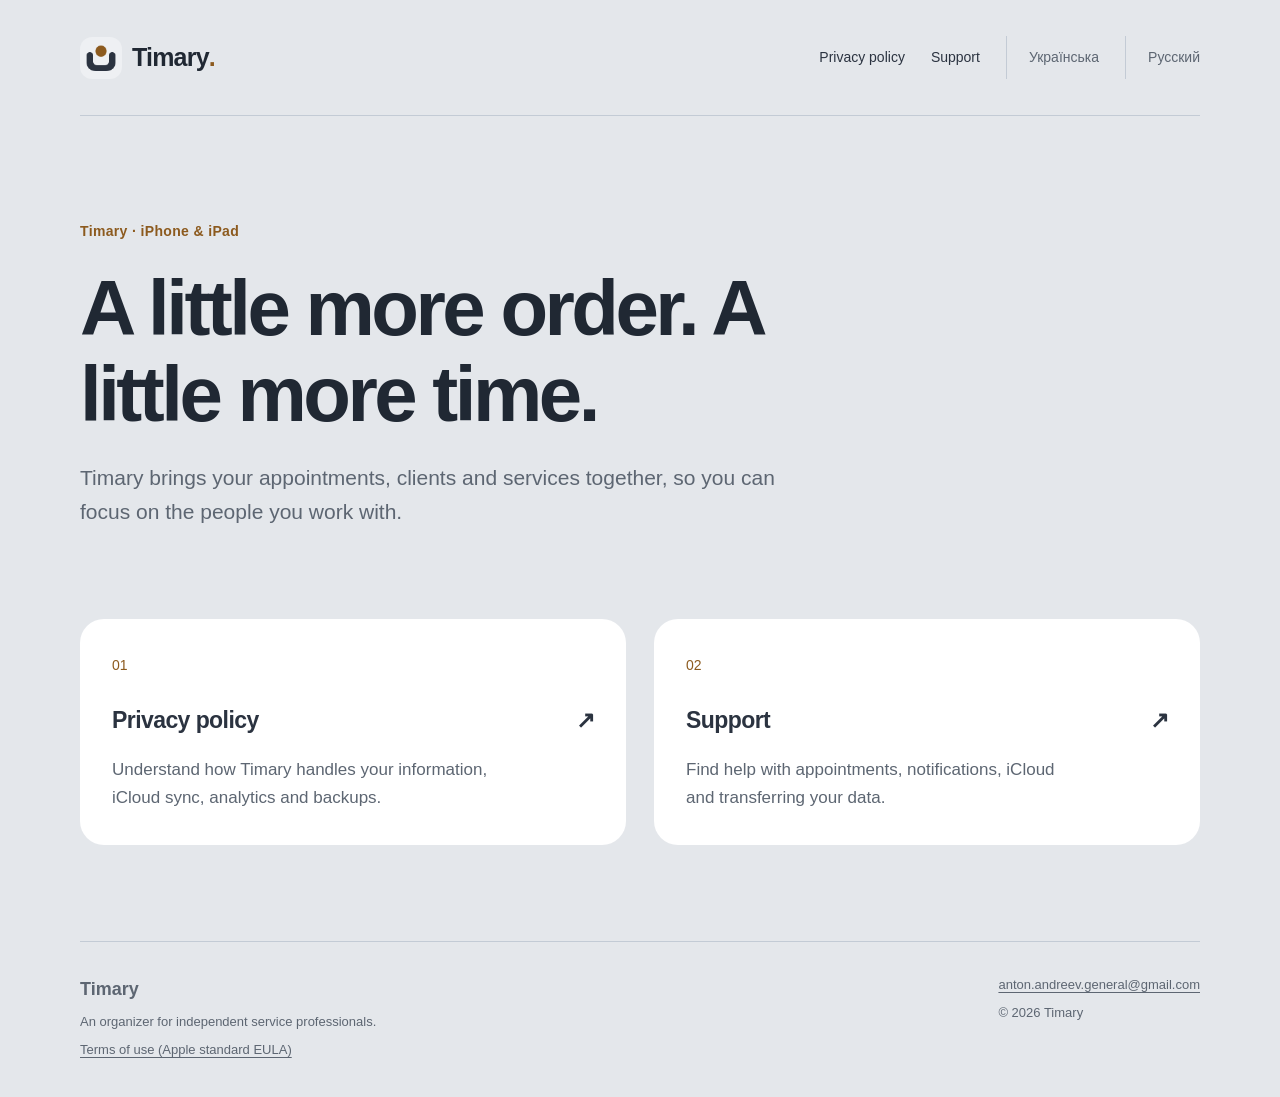
<file: index.html>
<!doctype html>
<html lang="en">
<head>
  <meta charset="utf-8">
  <meta name="viewport" content="width=device-width, initial-scale=1">
  <meta name="color-scheme" content="light dark">
  <title>Timary</title>
  <meta name="description" content="Timary brings your appointments, clients and services together, so you can focus on the people you work with.">
  <link rel="canonical" href="https://lakkiant.github.io/timary-support/">
  <link rel="alternate" hreflang="en" href="https://lakkiant.github.io/timary-support/">
  <link rel="alternate" hreflang="uk" href="https://lakkiant.github.io/timary-support/uk/">
  <link rel="alternate" hreflang="ru" href="https://lakkiant.github.io/timary-support/ru/">
  <link rel="alternate" hreflang="x-default" href="https://lakkiant.github.io/timary-support/">
  <link rel="icon" type="image/png" href="./assets/icon.png">
  <link rel="stylesheet" href="./assets/theme.css">
  <link rel="stylesheet" href="./assets/styles.css">
</head>
<body>
  <a class="skip" href="#main">Skip to content</a>
  <header class="site-header wrap">
    <a class="brand" href="./" aria-label="Timary — Home"><img src="./assets/icon.png" width="42" height="42" alt="">Timary<span class="brand-dot" aria-hidden="true">.</span></a>
    <nav aria-label="Main navigation"><a href="./privacy/">Privacy policy</a><a href="./support/">Support</a><a class="language" lang="uk" hreflang="uk" href="./uk/">Українська</a><a class="language" lang="ru" hreflang="ru" href="./ru/">Русский</a></nav>
  </header>
  <main id="main" class="wrap"><section class="home-hero"><p class="eyebrow">Timary · iPhone &amp; iPad</p><h1>A little more order. A little more time.</h1><p class="lead">Timary brings your appointments, clients and services together, so you can focus on the people you work with.</p></section>
<div class="destination-grid"><a class="destination" href="privacy/"><span class="number">01</span><h2>Privacy policy <span aria-hidden="true">↗</span></h2><p>Understand how Timary handles your information, iCloud sync, analytics and backups.</p></a><a class="destination" href="support/"><span class="number">02</span><h2>Support <span aria-hidden="true">↗</span></h2><p>Find help with appointments, notifications, iCloud and transferring your data.</p></a></div></main>
  <footer class="site-footer wrap"><div><a class="footer-brand" href="./">Timary</a><p>An organizer for independent service professionals.</p><p><a href="https://www.apple.com/legal/internet-services/itunes/dev/stdeula/">Terms of use (Apple standard EULA)</a></p></div><div><a href="mailto:anton.andreev.general@gmail.com">anton.andreev.general@gmail.com</a><p>© 2026 Timary</p></div></footer>
</body>
</html>
</file>
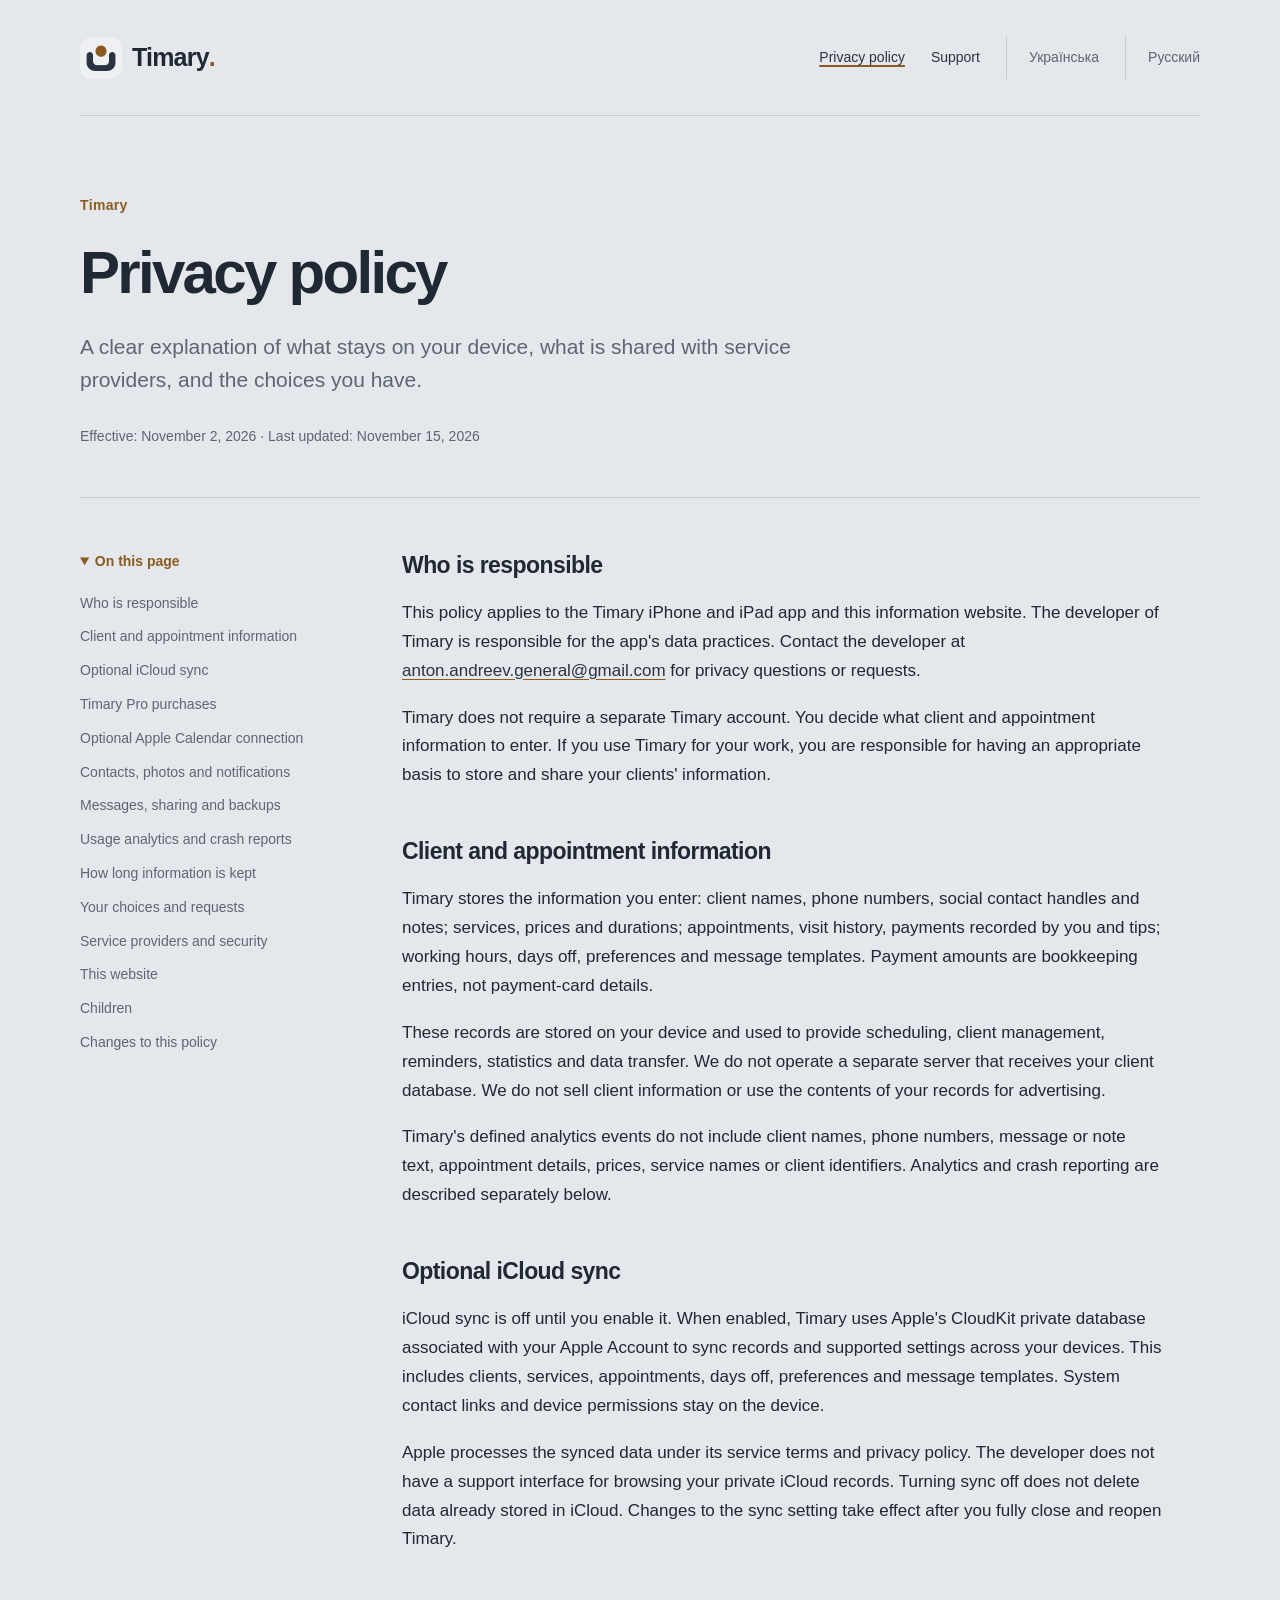
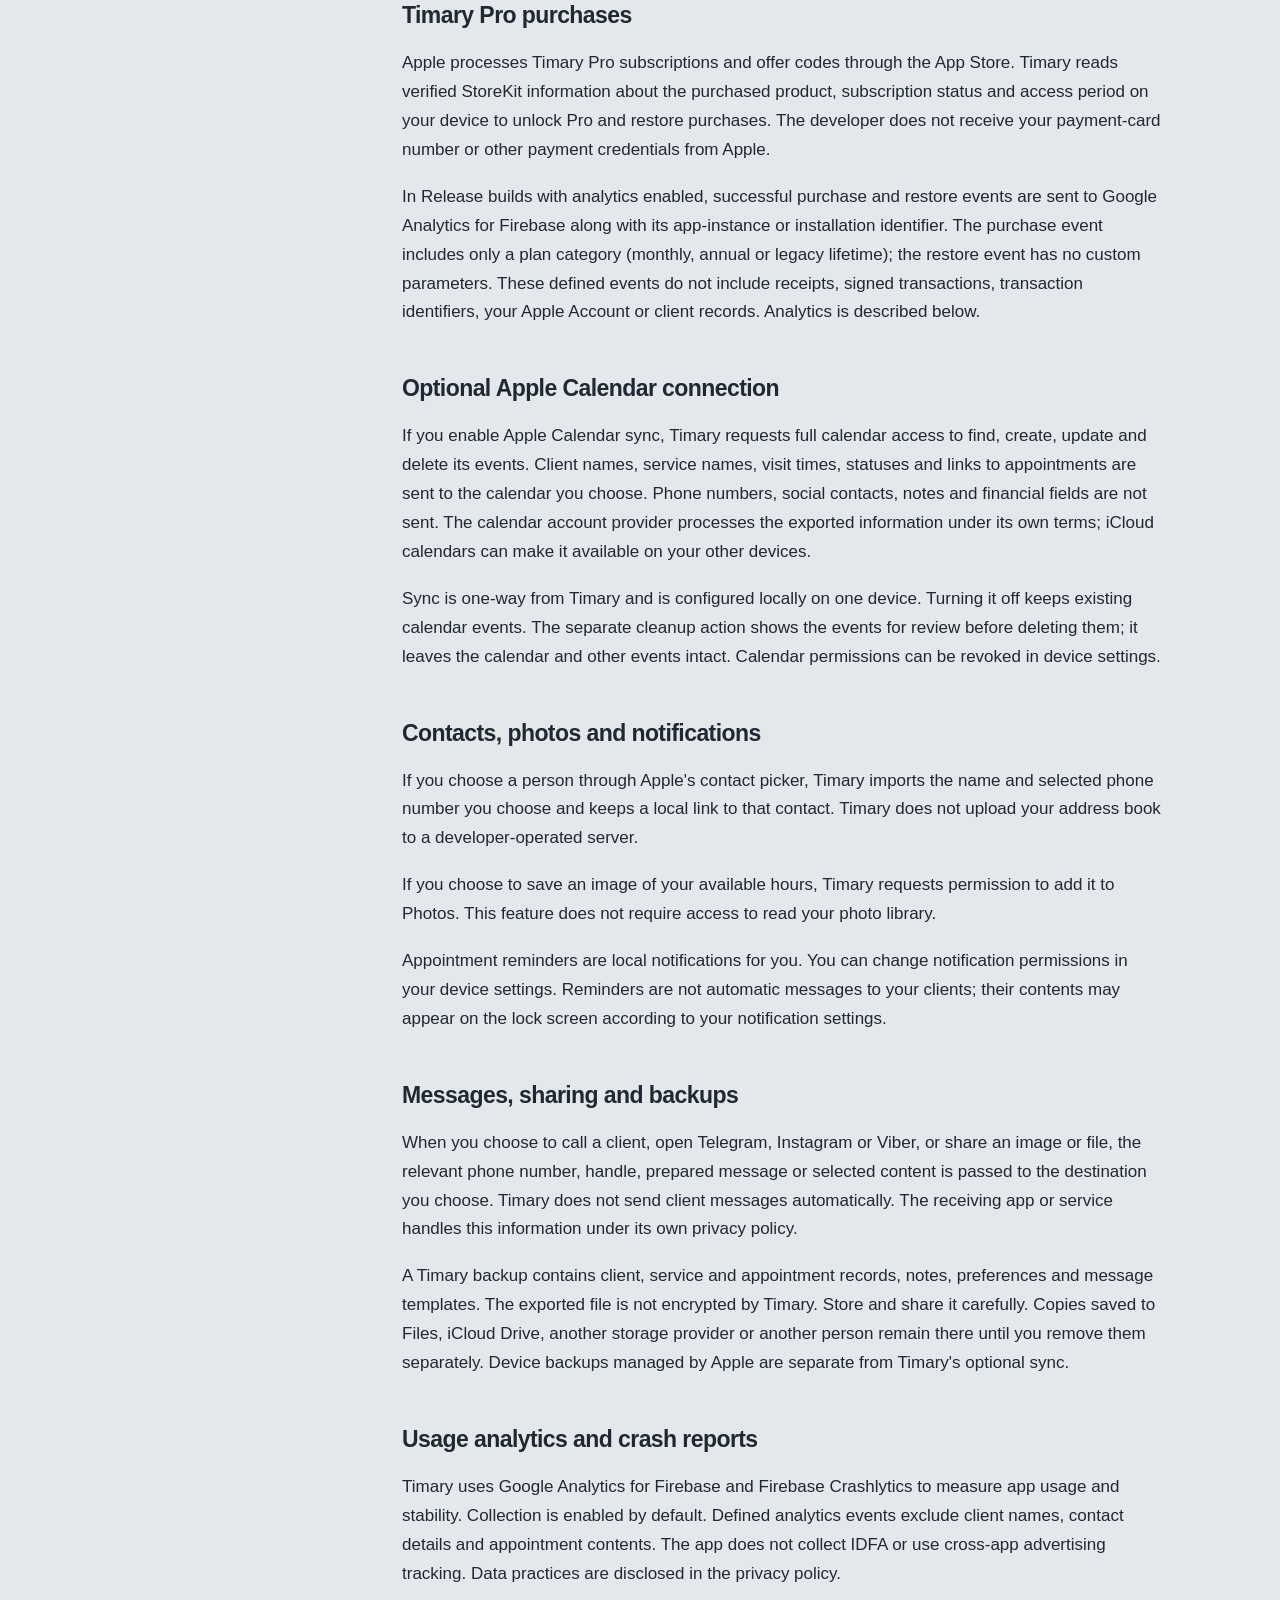
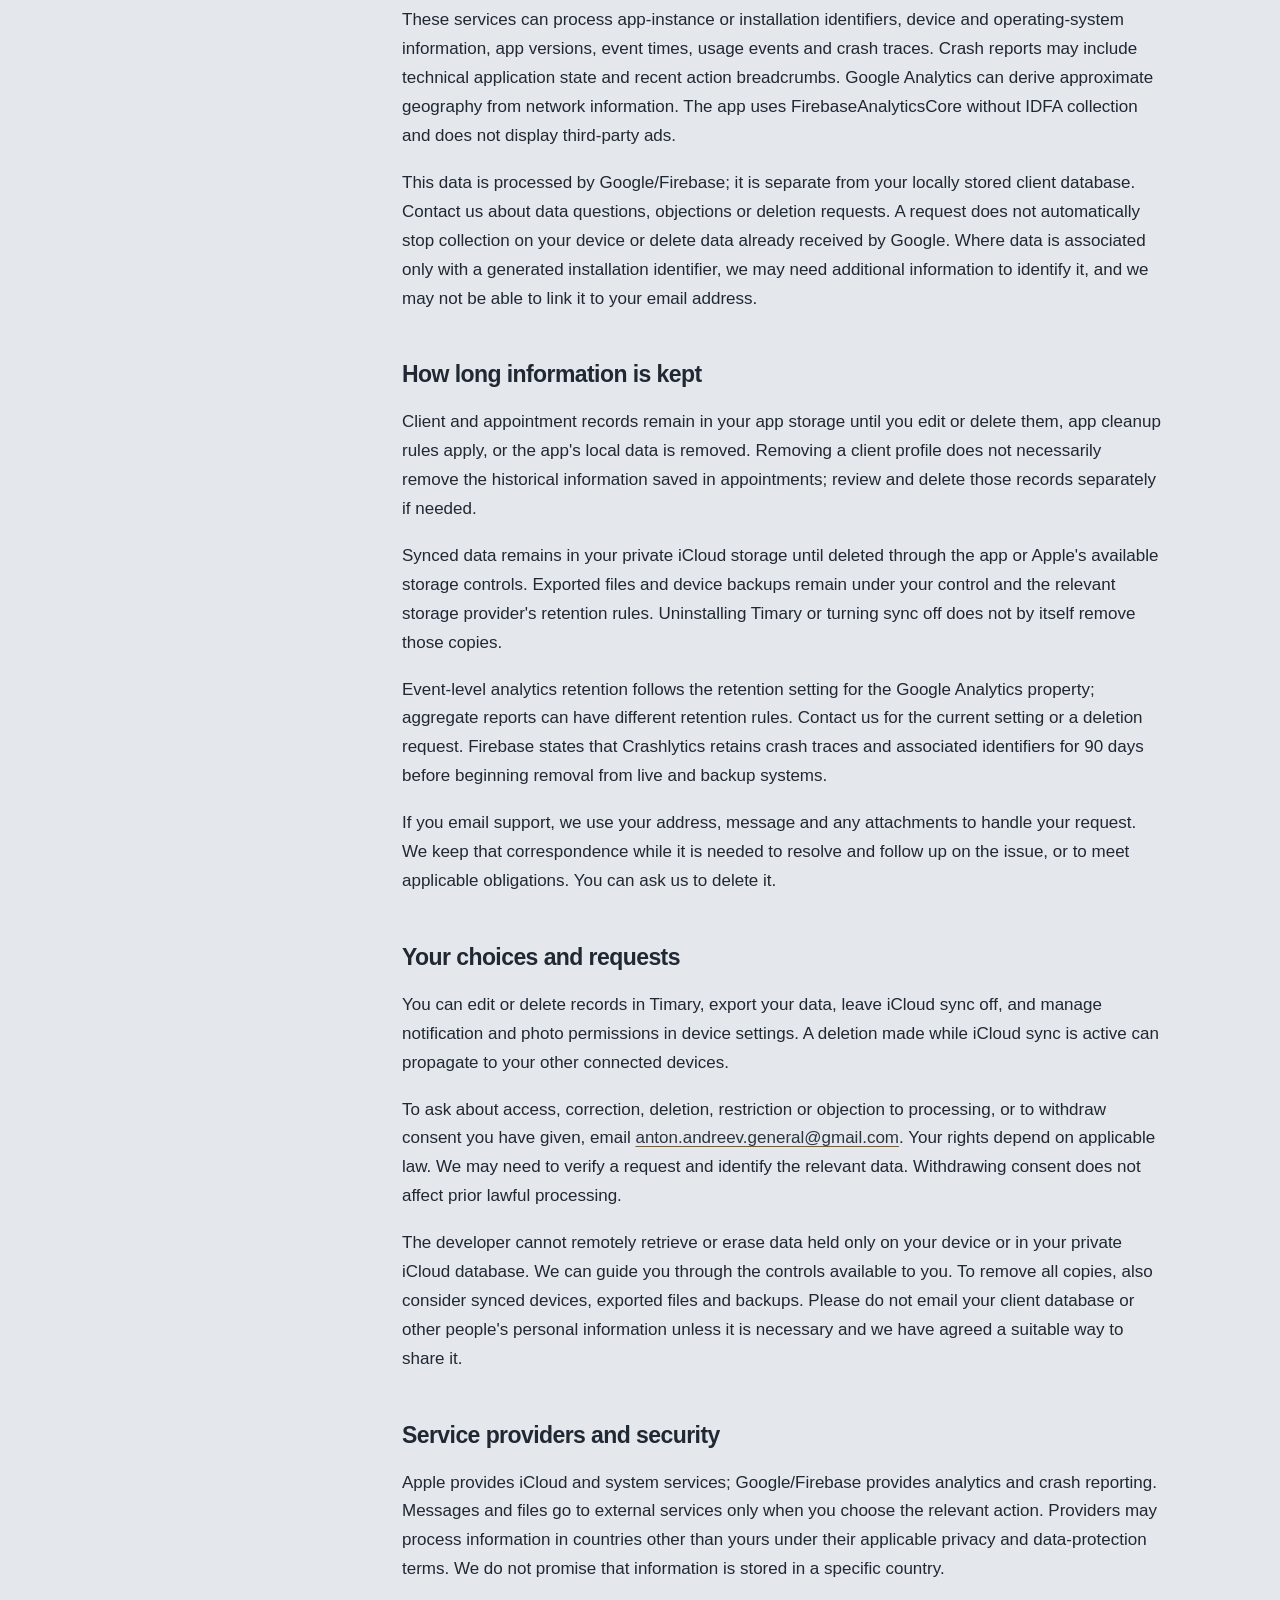
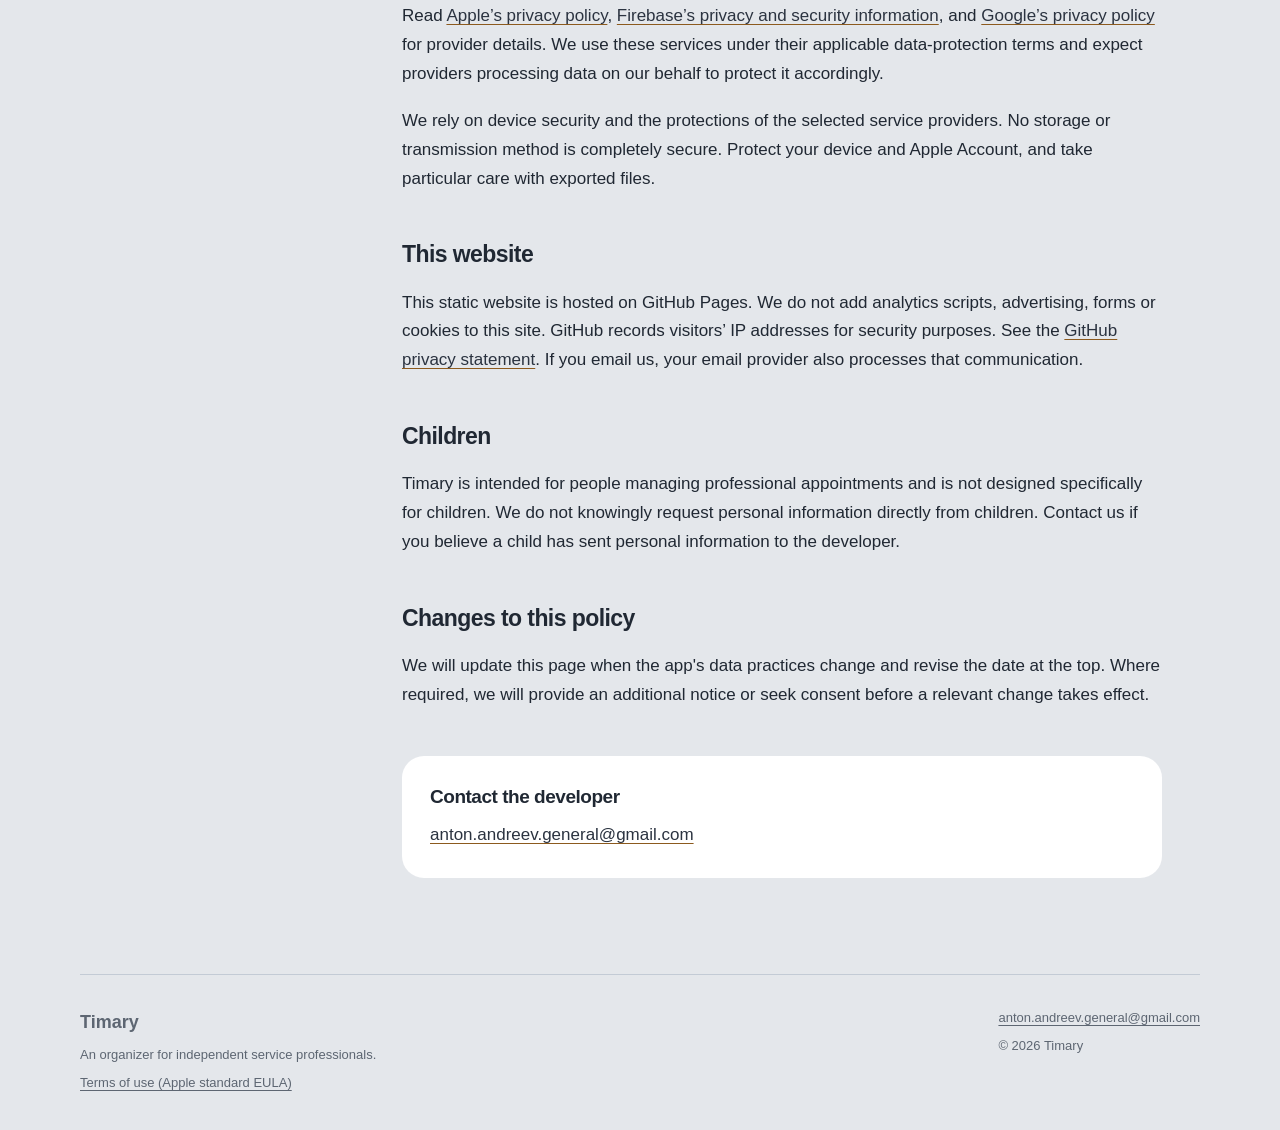
<file: privacy/index.html>
<!doctype html>
<html lang="en">
<head>
  <meta charset="utf-8">
  <meta name="viewport" content="width=device-width, initial-scale=1">
  <meta name="color-scheme" content="light dark">
  <title>Privacy policy · Timary</title>
  <meta name="description" content="A clear explanation of what stays on your device, what is shared with service providers, and the choices you have.">
  <link rel="canonical" href="https://lakkiant.github.io/timary-support/privacy/">
  <link rel="alternate" hreflang="en" href="https://lakkiant.github.io/timary-support/privacy/">
  <link rel="alternate" hreflang="uk" href="https://lakkiant.github.io/timary-support/uk/privacy/">
  <link rel="alternate" hreflang="ru" href="https://lakkiant.github.io/timary-support/ru/privacy/">
  <link rel="alternate" hreflang="x-default" href="https://lakkiant.github.io/timary-support/privacy/">
  <link rel="icon" type="image/png" href="../assets/icon.png">
  <link rel="stylesheet" href="../assets/theme.css">
  <link rel="stylesheet" href="../assets/styles.css">
</head>
<body>
  <a class="skip" href="#main">Skip to content</a>
  <header class="site-header wrap">
    <a class="brand" href="../" aria-label="Timary — Home"><img src="../assets/icon.png" width="42" height="42" alt="">Timary<span class="brand-dot" aria-hidden="true">.</span></a>
    <nav aria-label="Main navigation"><a href="../privacy/" aria-current="page">Privacy policy</a><a href="../support/">Support</a><a class="language" lang="uk" hreflang="uk" href="../uk/privacy/">Українська</a><a class="language" lang="ru" hreflang="ru" href="../ru/privacy/">Русский</a></nav>
  </header>
  <main id="main" class="wrap"><div class="page-intro"><p class="eyebrow">Timary</p><h1>Privacy policy</h1><p class="lead">A clear explanation of what stays on your device, what is shared with service providers, and the choices you have.</p><p class="updated">Effective: November 2, 2026 · Last updated: November 15, 2026</p></div>
<div class="policy-layout"><aside class="contents"><details open><summary>On this page</summary><ol><li><a href="#about">Who is responsible</a></li><li><a href="#records">Client and appointment information</a></li><li><a href="#icloud">Optional iCloud sync</a></li><li><a href="#subscriptions">Timary Pro purchases</a></li><li><a href="#apple-calendar">Optional Apple Calendar connection</a></li><li><a href="#permissions">Contacts, photos and notifications</a></li><li><a href="#sharing">Messages, sharing and backups</a></li><li><a href="#diagnostics">Usage analytics and crash reports</a></li><li><a href="#retention">How long information is kept</a></li><li><a href="#choices">Your choices and requests</a></li><li><a href="#providers">Service providers and security</a></li><li><a href="#website">This website</a></li><li><a href="#children">Children</a></li><li><a href="#changes">Changes to this policy</a></li></ol></details></aside><article class="policy" aria-label="Privacy policy"><section id="about" class="policy-section"><h2>Who is responsible</h2><p>This policy applies to the Timary iPhone and iPad app and this information website. The developer of Timary is responsible for the app's data practices. Contact the developer at <a href="mailto:anton.andreev.general@gmail.com">anton.andreev.general@gmail.com</a> for privacy questions or requests.</p><p>Timary does not require a separate Timary account. You decide what client and appointment information to enter. If you use Timary for your work, you are responsible for having an appropriate basis to store and share your clients' information.</p></section><section id="records" class="policy-section"><h2>Client and appointment information</h2><p>Timary stores the information you enter: client names, phone numbers, social contact handles and notes; services, prices and durations; appointments, visit history, payments recorded by you and tips; working hours, days off, preferences and message templates. Payment amounts are bookkeeping entries, not payment-card details.</p><p>These records are stored on your device and used to provide scheduling, client management, reminders, statistics and data transfer. We do not operate a separate server that receives your client database. We do not sell client information or use the contents of your records for advertising.</p><p>Timary's defined analytics events do not include client names, phone numbers, message or note text, appointment details, prices, service names or client identifiers. Analytics and crash reporting are described separately below.</p></section><section id="icloud" class="policy-section"><h2>Optional iCloud sync</h2><p>iCloud sync is off until you enable it. When enabled, Timary uses Apple's CloudKit private database associated with your Apple Account to sync records and supported settings across your devices. This includes clients, services, appointments, days off, preferences and message templates. System contact links and device permissions stay on the device.</p><p>Apple processes the synced data under its service terms and privacy policy. The developer does not have a support interface for browsing your private iCloud records. Turning sync off does not delete data already stored in iCloud. Changes to the sync setting take effect after you fully close and reopen Timary.</p></section><section id="subscriptions" class="policy-section"><h2>Timary Pro purchases</h2><p>Apple processes Timary Pro subscriptions and offer codes through the App Store. Timary reads verified StoreKit information about the purchased product, subscription status and access period on your device to unlock Pro and restore purchases. The developer does not receive your payment-card number or other payment credentials from Apple.</p><p>In Release builds with analytics enabled, successful purchase and restore events are sent to Google Analytics for Firebase along with its app-instance or installation identifier. The purchase event includes only a plan category (monthly, annual or legacy lifetime); the restore event has no custom parameters. These defined events do not include receipts, signed transactions, transaction identifiers, your Apple Account or client records. Analytics is described below.</p></section><section id="apple-calendar" class="policy-section"><h2>Optional Apple Calendar connection</h2><p>If you enable Apple Calendar sync, Timary requests full calendar access to find, create, update and delete its events. Client names, service names, visit times, statuses and links to appointments are sent to the calendar you choose. Phone numbers, social contacts, notes and financial fields are not sent. The calendar account provider processes the exported information under its own terms; iCloud calendars can make it available on your other devices.</p><p>Sync is one-way from Timary and is configured locally on one device. Turning it off keeps existing calendar events. The separate cleanup action shows the events for review before deleting them; it leaves the calendar and other events intact. Calendar permissions can be revoked in device settings.</p></section><section id="permissions" class="policy-section"><h2>Contacts, photos and notifications</h2><p>If you choose a person through Apple's contact picker, Timary imports the name and selected phone number you choose and keeps a local link to that contact. Timary does not upload your address book to a developer-operated server.</p><p>If you choose to save an image of your available hours, Timary requests permission to add it to Photos. This feature does not require access to read your photo library.</p><p>Appointment reminders are local notifications for you. You can change notification permissions in your device settings. Reminders are not automatic messages to your clients; their contents may appear on the lock screen according to your notification settings.</p></section><section id="sharing" class="policy-section"><h2>Messages, sharing and backups</h2><p>When you choose to call a client, open Telegram, Instagram or Viber, or share an image or file, the relevant phone number, handle, prepared message or selected content is passed to the destination you choose. Timary does not send client messages automatically. The receiving app or service handles this information under its own privacy policy.</p><p>A Timary backup contains client, service and appointment records, notes, preferences and message templates. The exported file is not encrypted by Timary. Store and share it carefully. Copies saved to Files, iCloud Drive, another storage provider or another person remain there until you remove them separately. Device backups managed by Apple are separate from Timary's optional sync.</p></section><section id="diagnostics" class="policy-section"><h2>Usage analytics and crash reports</h2><p>Timary uses Google Analytics for Firebase and Firebase Crashlytics to measure app usage and stability. Collection is enabled by default. Defined analytics events exclude client names, contact details and appointment contents. The app does not collect IDFA or use cross-app advertising tracking. Data practices are disclosed in the privacy policy.</p><p>These services can process app-instance or installation identifiers, device and operating-system information, app versions, event times, usage events and crash traces. Crash reports may include technical application state and recent action breadcrumbs. Google Analytics can derive approximate geography from network information. The app uses FirebaseAnalyticsCore without IDFA collection and does not display third-party ads.</p><p>This data is processed by Google/Firebase; it is separate from your locally stored client database. Contact us about data questions, objections or deletion requests. A request does not automatically stop collection on your device or delete data already received by Google. Where data is associated only with a generated installation identifier, we may need additional information to identify it, and we may not be able to link it to your email address.</p></section><section id="retention" class="policy-section"><h2>How long information is kept</h2><p>Client and appointment records remain in your app storage until you edit or delete them, app cleanup rules apply, or the app's local data is removed. Removing a client profile does not necessarily remove the historical information saved in appointments; review and delete those records separately if needed.</p><p>Synced data remains in your private iCloud storage until deleted through the app or Apple's available storage controls. Exported files and device backups remain under your control and the relevant storage provider's retention rules. Uninstalling Timary or turning sync off does not by itself remove those copies.</p><p>Event-level analytics retention follows the retention setting for the Google Analytics property; aggregate reports can have different retention rules. Contact us for the current setting or a deletion request. Firebase states that Crashlytics retains crash traces and associated identifiers for 90 days before beginning removal from live and backup systems.</p><p>If you email support, we use your address, message and any attachments to handle your request. We keep that correspondence while it is needed to resolve and follow up on the issue, or to meet applicable obligations. You can ask us to delete it.</p></section><section id="choices" class="policy-section"><h2>Your choices and requests</h2><p>You can edit or delete records in Timary, export your data, leave iCloud sync off, and manage notification and photo permissions in device settings. A deletion made while iCloud sync is active can propagate to your other connected devices.</p><p>To ask about access, correction, deletion, restriction or objection to processing, or to withdraw consent you have given, email <a href="mailto:anton.andreev.general@gmail.com">anton.andreev.general@gmail.com</a>. Your rights depend on applicable law. We may need to verify a request and identify the relevant data. Withdrawing consent does not affect prior lawful processing.</p><p>The developer cannot remotely retrieve or erase data held only on your device or in your private iCloud database. We can guide you through the controls available to you. To remove all copies, also consider synced devices, exported files and backups. Please do not email your client database or other people's personal information unless it is necessary and we have agreed a suitable way to share it.</p></section><section id="providers" class="policy-section"><h2>Service providers and security</h2><p>Apple provides iCloud and system services; Google/Firebase provides analytics and crash reporting. Messages and files go to external services only when you choose the relevant action. Providers may process information in countries other than yours under their applicable privacy and data-protection terms. We do not promise that information is stored in a specific country.</p><p>Read <a href="https://www.apple.com/legal/privacy/">Apple’s privacy policy</a>, <a href="https://firebase.google.com/support/privacy">Firebase’s privacy and security information</a>, and <a href="https://policies.google.com/privacy">Google’s privacy policy</a> for provider details. We use these services under their applicable data-protection terms and expect providers processing data on our behalf to protect it accordingly.</p><p>We rely on device security and the protections of the selected service providers. No storage or transmission method is completely secure. Protect your device and Apple Account, and take particular care with exported files.</p></section><section id="website" class="policy-section"><h2>This website</h2><p>This static website is hosted on GitHub Pages. We do not add analytics scripts, advertising, forms or cookies to this site. GitHub records visitors’ IP addresses for security purposes. See the <a href="https://docs.github.com/en/site-policy/privacy-policies/github-general-privacy-statement">GitHub privacy statement</a>. If you email us, your email provider also processes that communication.</p></section><section id="children" class="policy-section"><h2>Children</h2><p>Timary is intended for people managing professional appointments and is not designed specifically for children. We do not knowingly request personal information directly from children. Contact us if you believe a child has sent personal information to the developer.</p></section><section id="changes" class="policy-section"><h2>Changes to this policy</h2><p>We will update this page when the app's data practices change and revise the date at the top. Where required, we will provide an additional notice or seek consent before a relevant change takes effect.</p></section><div class="contact-note"><h2>Contact the developer</h2><p><a href="mailto:anton.andreev.general@gmail.com">anton.andreev.general@gmail.com</a></p></div></article></div></main>
  <footer class="site-footer wrap"><div><a class="footer-brand" href="../">Timary</a><p>An organizer for independent service professionals.</p><p><a href="https://www.apple.com/legal/internet-services/itunes/dev/stdeula/">Terms of use (Apple standard EULA)</a></p></div><div><a href="mailto:anton.andreev.general@gmail.com">anton.andreev.general@gmail.com</a><p>© 2026 Timary</p></div></footer>
</body>
</html>
</file>
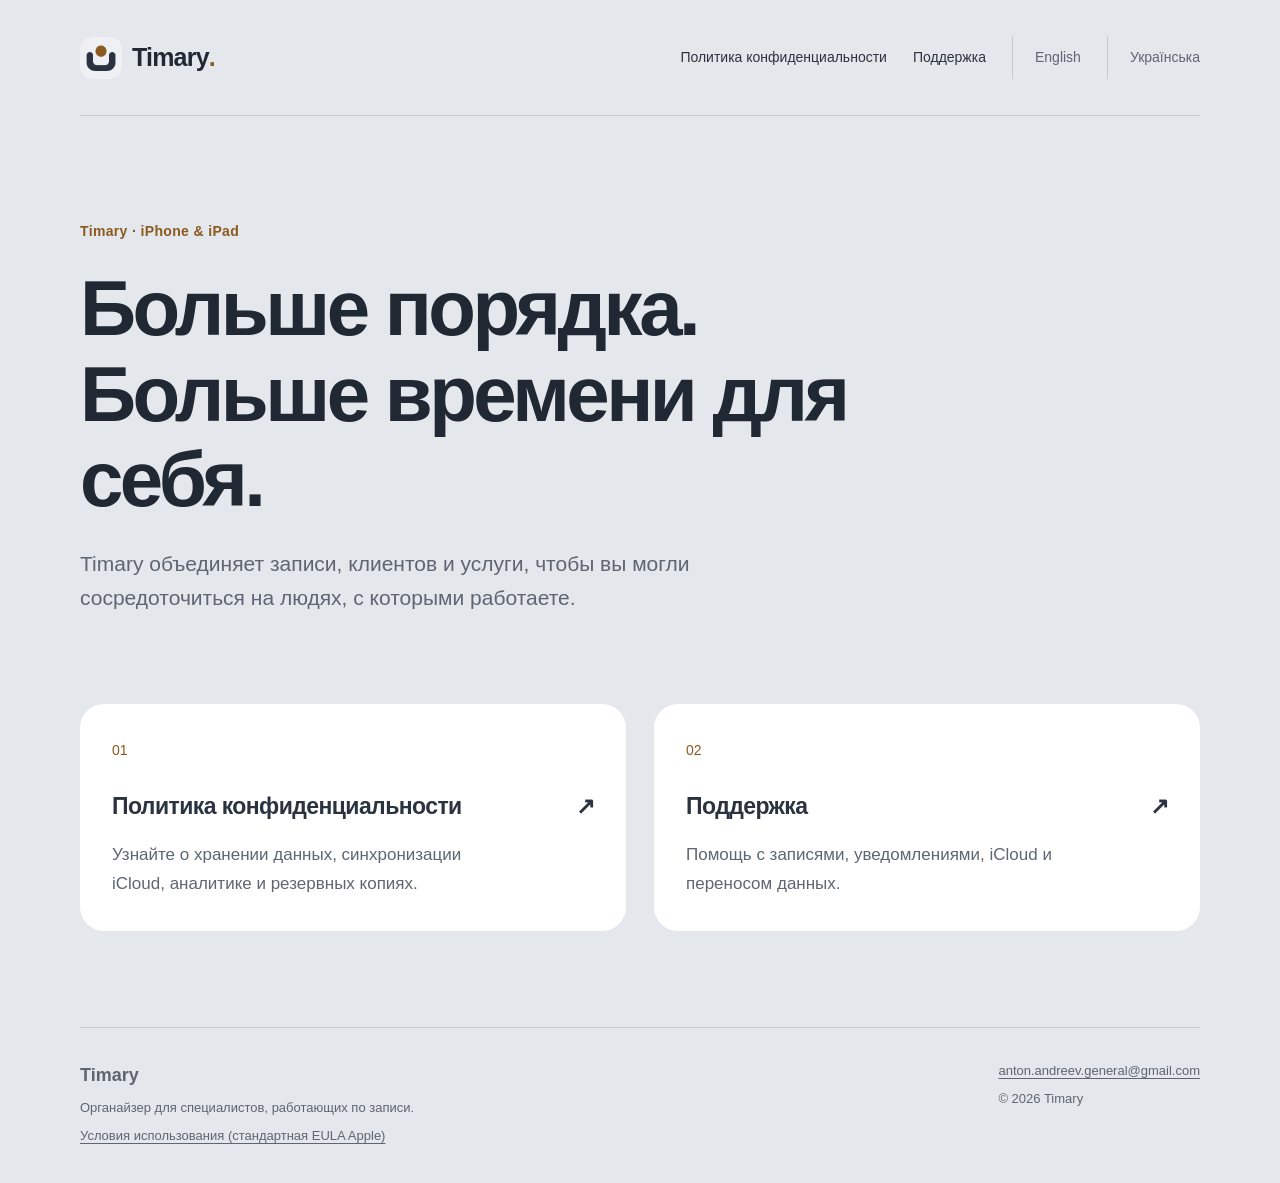
<file: ru/index.html>
<!doctype html>
<html lang="ru">
<head>
  <meta charset="utf-8">
  <meta name="viewport" content="width=device-width, initial-scale=1">
  <meta name="color-scheme" content="light dark">
  <title>Timary</title>
  <meta name="description" content="Timary объединяет записи, клиентов и услуги, чтобы вы могли сосредоточиться на людях, с которыми работаете.">
  <link rel="canonical" href="https://lakkiant.github.io/timary-support/ru/">
  <link rel="alternate" hreflang="en" href="https://lakkiant.github.io/timary-support/">
  <link rel="alternate" hreflang="uk" href="https://lakkiant.github.io/timary-support/uk/">
  <link rel="alternate" hreflang="ru" href="https://lakkiant.github.io/timary-support/ru/">
  <link rel="alternate" hreflang="x-default" href="https://lakkiant.github.io/timary-support/">
  <link rel="icon" type="image/png" href="../assets/icon.png">
  <link rel="stylesheet" href="../assets/theme.css">
  <link rel="stylesheet" href="../assets/styles.css">
</head>
<body>
  <a class="skip" href="#main">Перейти к содержимому</a>
  <header class="site-header wrap">
    <a class="brand" href="../ru/" aria-label="Timary — Главная"><img src="../assets/icon.png" width="42" height="42" alt="">Timary<span class="brand-dot" aria-hidden="true">.</span></a>
    <nav aria-label="Основная навигация"><a href="../ru/privacy/">Политика конфиденциальности</a><a href="../ru/support/">Поддержка</a><a class="language" lang="en" hreflang="en" href="../">English</a><a class="language" lang="uk" hreflang="uk" href="../uk/">Українська</a></nav>
  </header>
  <main id="main" class="wrap"><section class="home-hero"><p class="eyebrow">Timary · iPhone &amp; iPad</p><h1>Больше порядка. Больше времени для себя.</h1><p class="lead">Timary объединяет записи, клиентов и услуги, чтобы вы могли сосредоточиться на людях, с которыми работаете.</p></section>
<div class="destination-grid"><a class="destination" href="privacy/"><span class="number">01</span><h2>Политика конфиденциальности <span aria-hidden="true">↗</span></h2><p>Узнайте о хранении данных, синхронизации iCloud, аналитике и резервных копиях.</p></a><a class="destination" href="support/"><span class="number">02</span><h2>Поддержка <span aria-hidden="true">↗</span></h2><p>Помощь с записями, уведомлениями, iCloud и переносом данных.</p></a></div></main>
  <footer class="site-footer wrap"><div><a class="footer-brand" href="../ru/">Timary</a><p>Органайзер для специалистов, работающих по записи.</p><p><a href="https://www.apple.com/legal/internet-services/itunes/dev/stdeula/">Условия использования (стандартная EULA Apple)</a></p></div><div><a href="mailto:anton.andreev.general@gmail.com">anton.andreev.general@gmail.com</a><p>© 2026 Timary</p></div></footer>
</body>
</html>
</file>
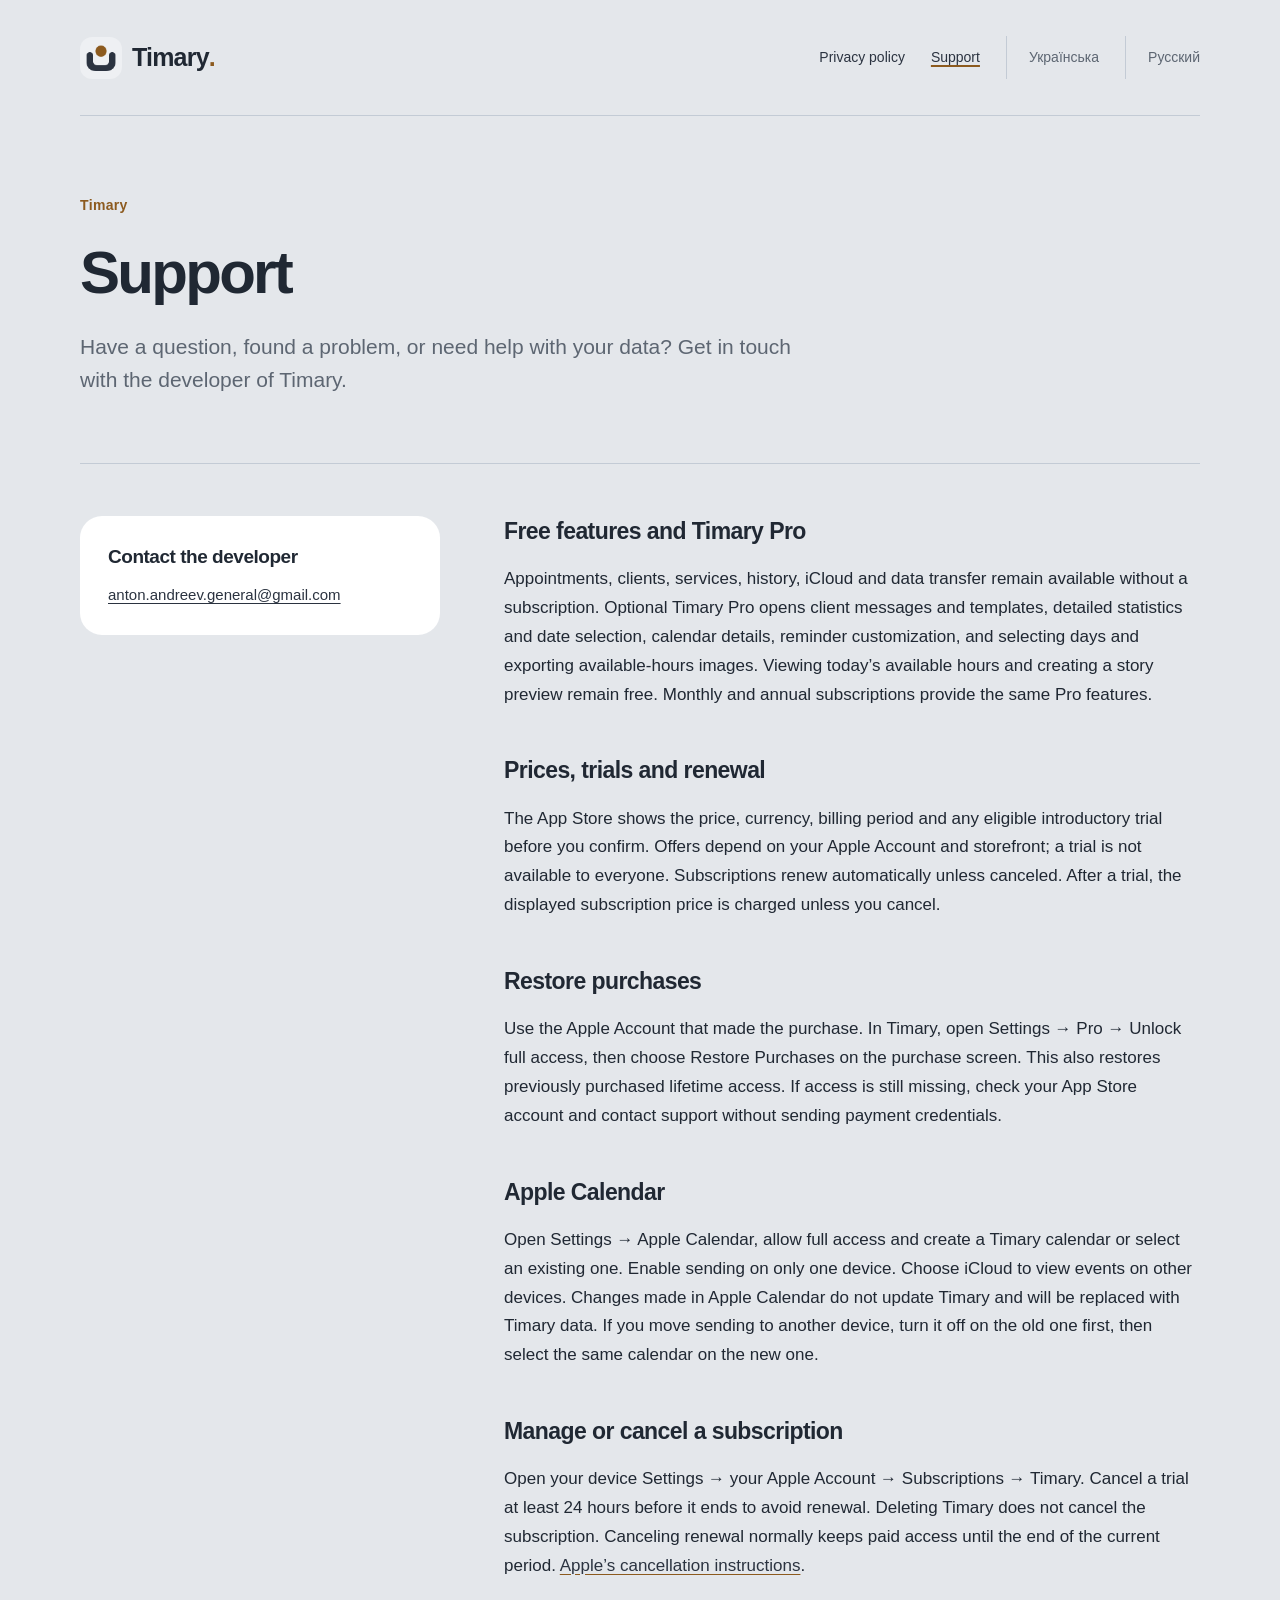
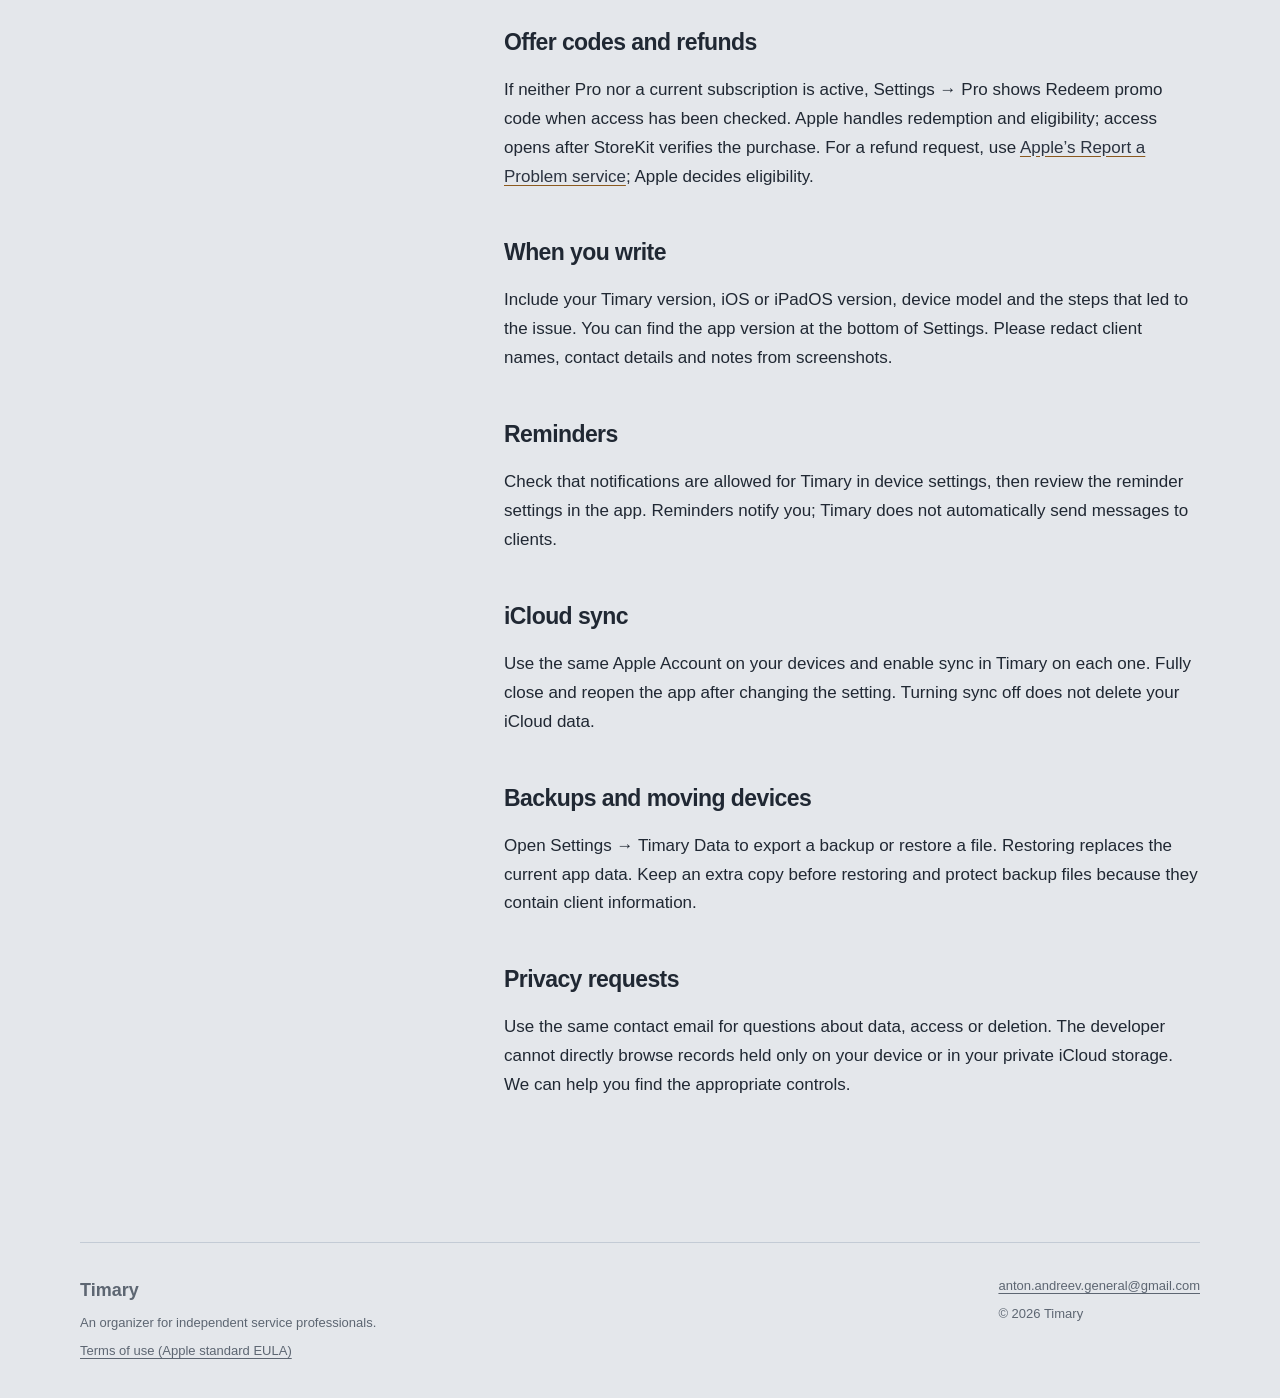
<file: support/index.html>
<!doctype html>
<html lang="en">
<head>
  <meta charset="utf-8">
  <meta name="viewport" content="width=device-width, initial-scale=1">
  <meta name="color-scheme" content="light dark">
  <title>Support · Timary</title>
  <meta name="description" content="Have a question, found a problem, or need help with your data? Get in touch with the developer of Timary.">
  <link rel="canonical" href="https://lakkiant.github.io/timary-support/support/">
  <link rel="alternate" hreflang="en" href="https://lakkiant.github.io/timary-support/support/">
  <link rel="alternate" hreflang="uk" href="https://lakkiant.github.io/timary-support/uk/support/">
  <link rel="alternate" hreflang="ru" href="https://lakkiant.github.io/timary-support/ru/support/">
  <link rel="alternate" hreflang="x-default" href="https://lakkiant.github.io/timary-support/support/">
  <link rel="icon" type="image/png" href="../assets/icon.png">
  <link rel="stylesheet" href="../assets/theme.css">
  <link rel="stylesheet" href="../assets/styles.css">
</head>
<body>
  <a class="skip" href="#main">Skip to content</a>
  <header class="site-header wrap">
    <a class="brand" href="../" aria-label="Timary — Home"><img src="../assets/icon.png" width="42" height="42" alt="">Timary<span class="brand-dot" aria-hidden="true">.</span></a>
    <nav aria-label="Main navigation"><a href="../privacy/">Privacy policy</a><a href="../support/" aria-current="page">Support</a><a class="language" lang="uk" hreflang="uk" href="../uk/support/">Українська</a><a class="language" lang="ru" hreflang="ru" href="../ru/support/">Русский</a></nav>
  </header>
  <main id="main" class="wrap"><div class="page-intro"><p class="eyebrow">Timary</p><h1>Support</h1><p class="lead">Have a question, found a problem, or need help with your data? Get in touch with the developer of Timary.</p></div><div class="support-layout"><aside class="contact-note"><h2>Contact the developer</h2><a href="mailto:anton.andreev.general@gmail.com">anton.andreev.general@gmail.com</a></aside><div class="policy"><section><h2>Free features and Timary Pro</h2><p>Appointments, clients, services, history, iCloud and data transfer remain available without a subscription. Optional Timary Pro opens client messages and templates, detailed statistics and date selection, calendar details, reminder customization, and selecting days and exporting available-hours images. Viewing today’s available hours and creating a story preview remain free. Monthly and annual subscriptions provide the same Pro features.</p></section><section><h2>Prices, trials and renewal</h2><p>The App Store shows the price, currency, billing period and any eligible introductory trial before you confirm. Offers depend on your Apple Account and storefront; a trial is not available to everyone. Subscriptions renew automatically unless canceled. After a trial, the displayed subscription price is charged unless you cancel.</p></section><section><h2>Restore purchases</h2><p>Use the Apple Account that made the purchase. In Timary, open Settings → Pro → Unlock full access, then choose Restore Purchases on the purchase screen. This also restores previously purchased lifetime access. If access is still missing, check your App Store account and contact support without sending payment credentials.</p></section><section><h2>Apple Calendar</h2><p>Open Settings → Apple Calendar, allow full access and create a Timary calendar or select an existing one. Enable sending on only one device. Choose iCloud to view events on other devices. Changes made in Apple Calendar do not update Timary and will be replaced with Timary data. If you move sending to another device, turn it off on the old one first, then select the same calendar on the new one.</p></section><section><h2>Manage or cancel a subscription</h2><p>Open your device Settings → your Apple Account → Subscriptions → Timary. Cancel a trial at least 24 hours before it ends to avoid renewal. Deleting Timary does not cancel the subscription. Canceling renewal normally keeps paid access until the end of the current period. <a href="https://support.apple.com/en-us/118428">Apple’s cancellation instructions</a>.</p></section><section><h2>Offer codes and refunds</h2><p>If neither Pro nor a current subscription is active, Settings → Pro shows Redeem promo code when access has been checked. Apple handles redemption and eligibility; access opens after StoreKit verifies the purchase. For a refund request, use <a href="https://reportaproblem.apple.com/">Apple’s Report a Problem service</a>; Apple decides eligibility.</p></section><section><h2>When you write</h2><p>Include your Timary version, iOS or iPadOS version, device model and the steps that led to the issue. You can find the app version at the bottom of Settings. Please redact client names, contact details and notes from screenshots.</p></section><section><h2>Reminders</h2><p>Check that notifications are allowed for Timary in device settings, then review the reminder settings in the app. Reminders notify you; Timary does not automatically send messages to clients.</p></section><section><h2>iCloud sync</h2><p>Use the same Apple Account on your devices and enable sync in Timary on each one. Fully close and reopen the app after changing the setting. Turning sync off does not delete your iCloud data.</p></section><section><h2>Backups and moving devices</h2><p>Open Settings → Timary Data to export a backup or restore a file. Restoring replaces the current app data. Keep an extra copy before restoring and protect backup files because they contain client information.</p></section><section><h2>Privacy requests</h2><p>Use the same contact email for questions about data, access or deletion. The developer cannot directly browse records held only on your device or in your private iCloud storage. We can help you find the appropriate controls.</p></section></div></div></main>
  <footer class="site-footer wrap"><div><a class="footer-brand" href="../">Timary</a><p>An organizer for independent service professionals.</p><p><a href="https://www.apple.com/legal/internet-services/itunes/dev/stdeula/">Terms of use (Apple standard EULA)</a></p></div><div><a href="mailto:anton.andreev.general@gmail.com">anton.andreev.general@gmail.com</a><p>© 2026 Timary</p></div></footer>
</body>
</html>
</file>
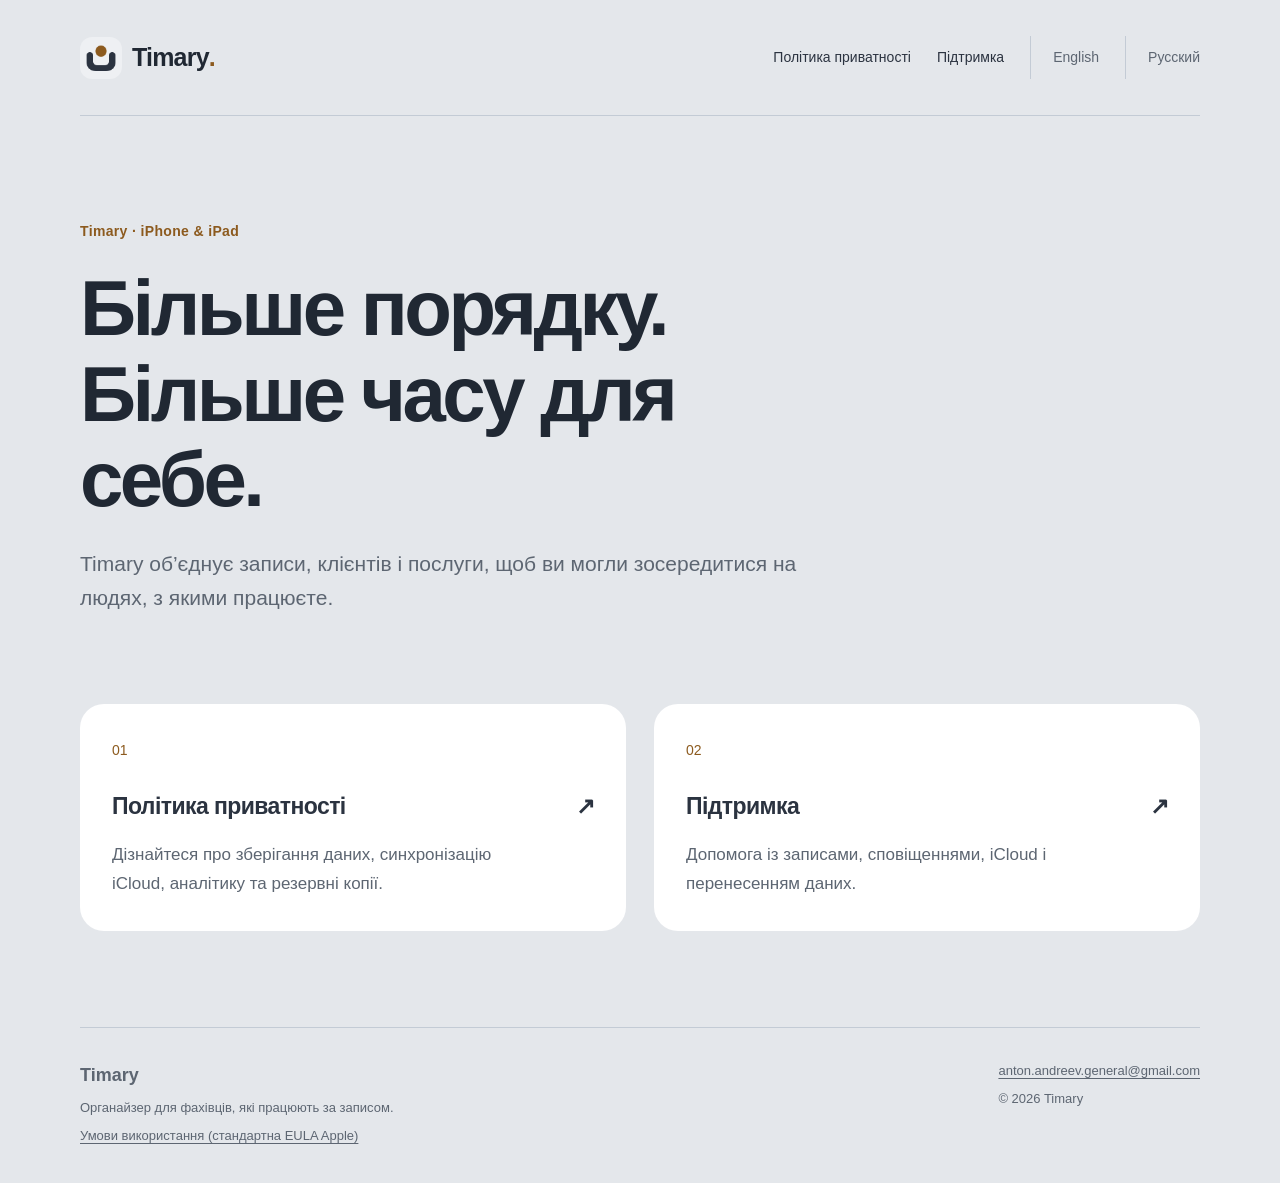
<file: uk/index.html>
<!doctype html>
<html lang="uk">
<head>
  <meta charset="utf-8">
  <meta name="viewport" content="width=device-width, initial-scale=1">
  <meta name="color-scheme" content="light dark">
  <title>Timary</title>
  <meta name="description" content="Timary об’єднує записи, клієнтів і послуги, щоб ви могли зосередитися на людях, з якими працюєте.">
  <link rel="canonical" href="https://lakkiant.github.io/timary-support/uk/">
  <link rel="alternate" hreflang="en" href="https://lakkiant.github.io/timary-support/">
  <link rel="alternate" hreflang="uk" href="https://lakkiant.github.io/timary-support/uk/">
  <link rel="alternate" hreflang="ru" href="https://lakkiant.github.io/timary-support/ru/">
  <link rel="alternate" hreflang="x-default" href="https://lakkiant.github.io/timary-support/">
  <link rel="icon" type="image/png" href="../assets/icon.png">
  <link rel="stylesheet" href="../assets/theme.css">
  <link rel="stylesheet" href="../assets/styles.css">
</head>
<body>
  <a class="skip" href="#main">Перейти до вмісту</a>
  <header class="site-header wrap">
    <a class="brand" href="../uk/" aria-label="Timary — Головна"><img src="../assets/icon.png" width="42" height="42" alt="">Timary<span class="brand-dot" aria-hidden="true">.</span></a>
    <nav aria-label="Основна навігація"><a href="../uk/privacy/">Політика приватності</a><a href="../uk/support/">Підтримка</a><a class="language" lang="en" hreflang="en" href="../">English</a><a class="language" lang="ru" hreflang="ru" href="../ru/">Русский</a></nav>
  </header>
  <main id="main" class="wrap"><section class="home-hero"><p class="eyebrow">Timary · iPhone &amp; iPad</p><h1>Більше порядку. Більше часу для себе.</h1><p class="lead">Timary об’єднує записи, клієнтів і послуги, щоб ви могли зосередитися на людях, з якими працюєте.</p></section>
<div class="destination-grid"><a class="destination" href="privacy/"><span class="number">01</span><h2>Політика приватності <span aria-hidden="true">↗</span></h2><p>Дізнайтеся про зберігання даних, синхронізацію iCloud, аналітику та резервні копії.</p></a><a class="destination" href="support/"><span class="number">02</span><h2>Підтримка <span aria-hidden="true">↗</span></h2><p>Допомога із записами, сповіщеннями, iCloud і перенесенням даних.</p></a></div></main>
  <footer class="site-footer wrap"><div><a class="footer-brand" href="../uk/">Timary</a><p>Органайзер для фахівців, які працюють за записом.</p><p><a href="https://www.apple.com/legal/internet-services/itunes/dev/stdeula/">Умови використання (стандартна EULA Apple)</a></p></div><div><a href="mailto:anton.andreev.general@gmail.com">anton.andreev.general@gmail.com</a><p>© 2026 Timary</p></div></footer>
</body>
</html>
</file>
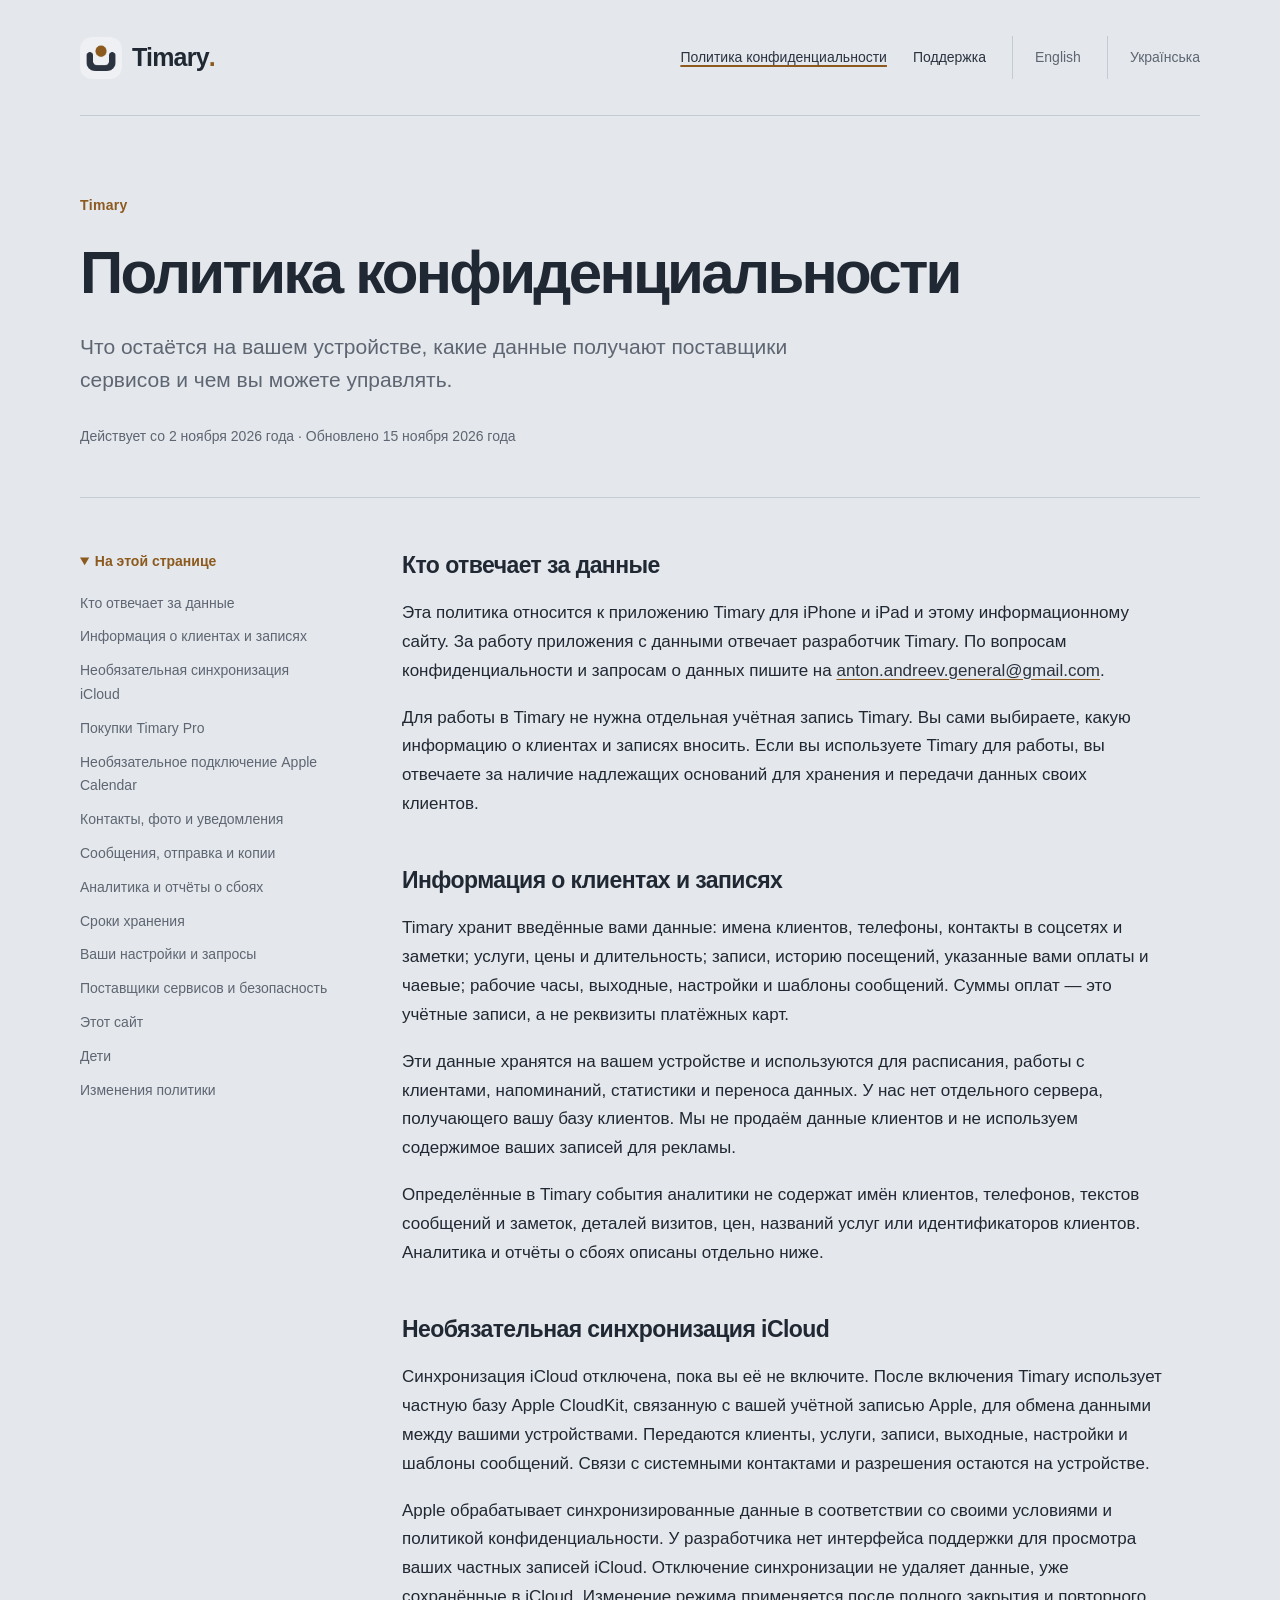
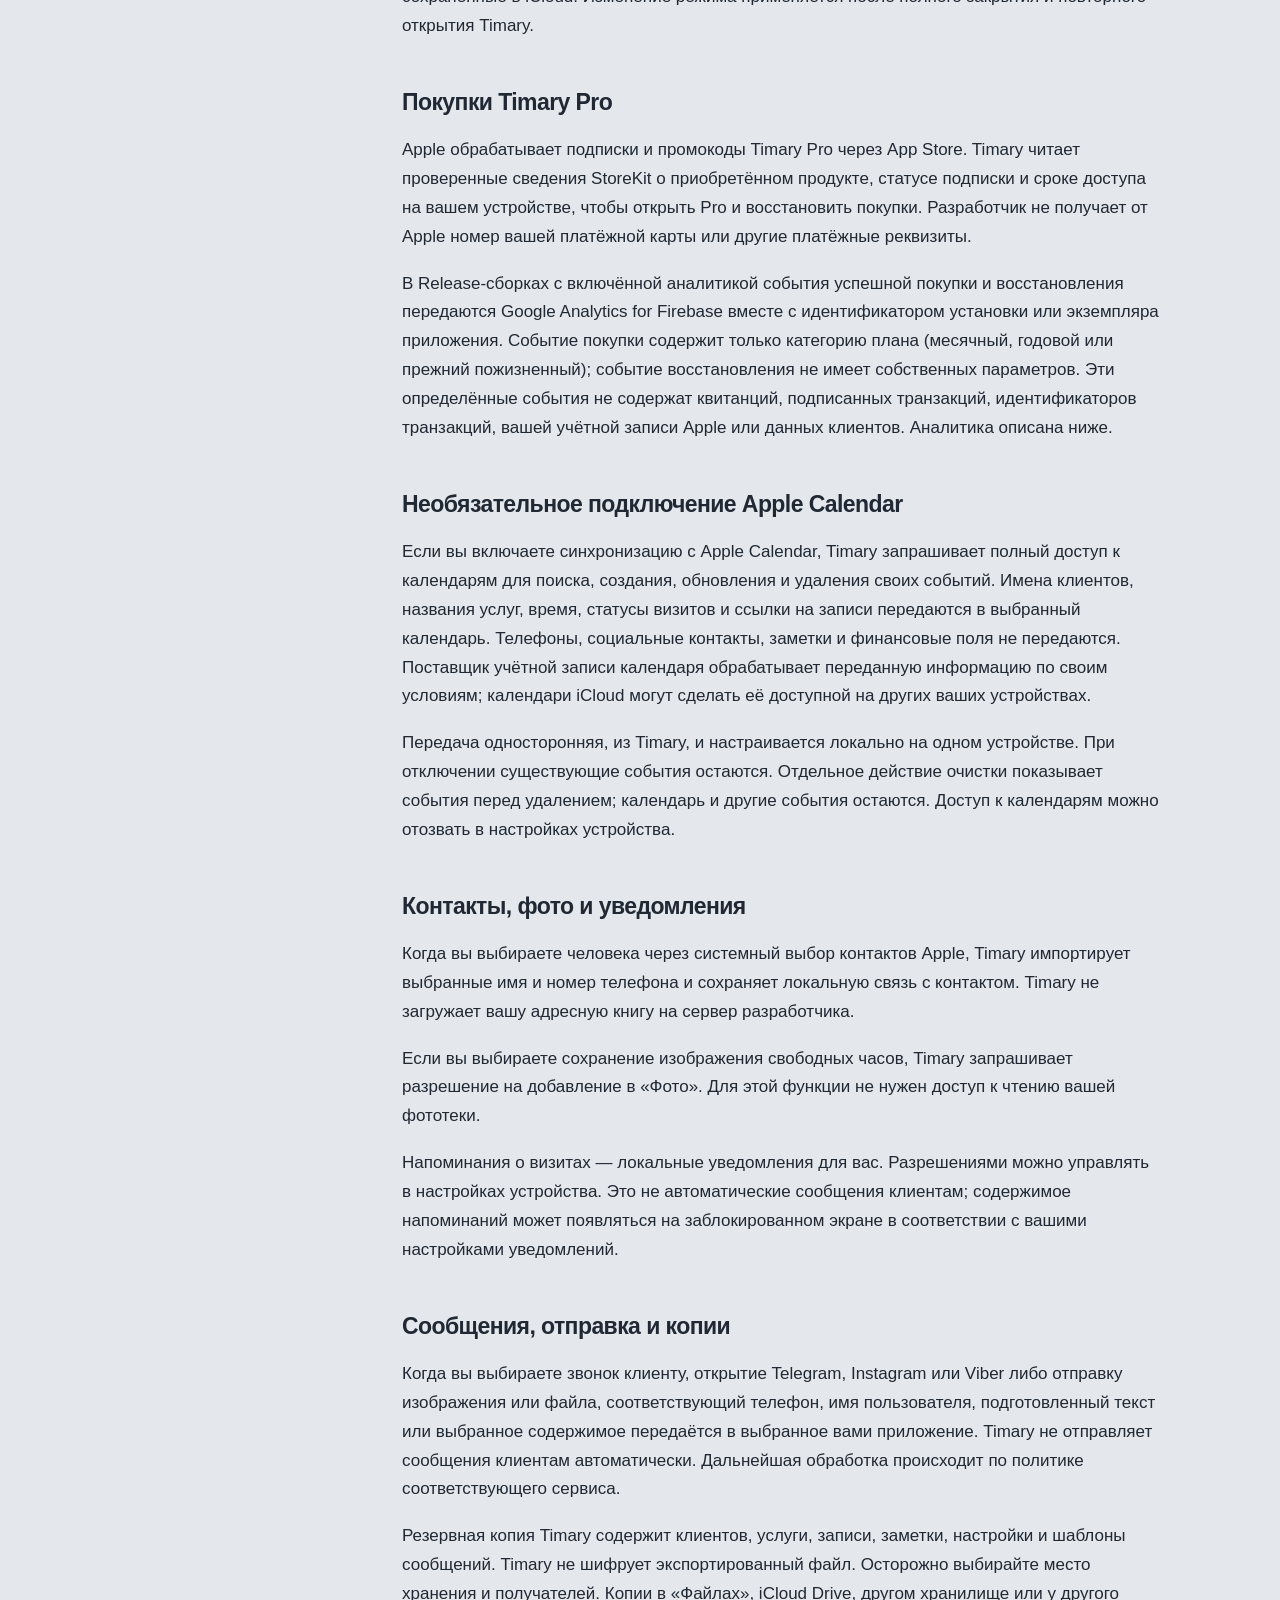
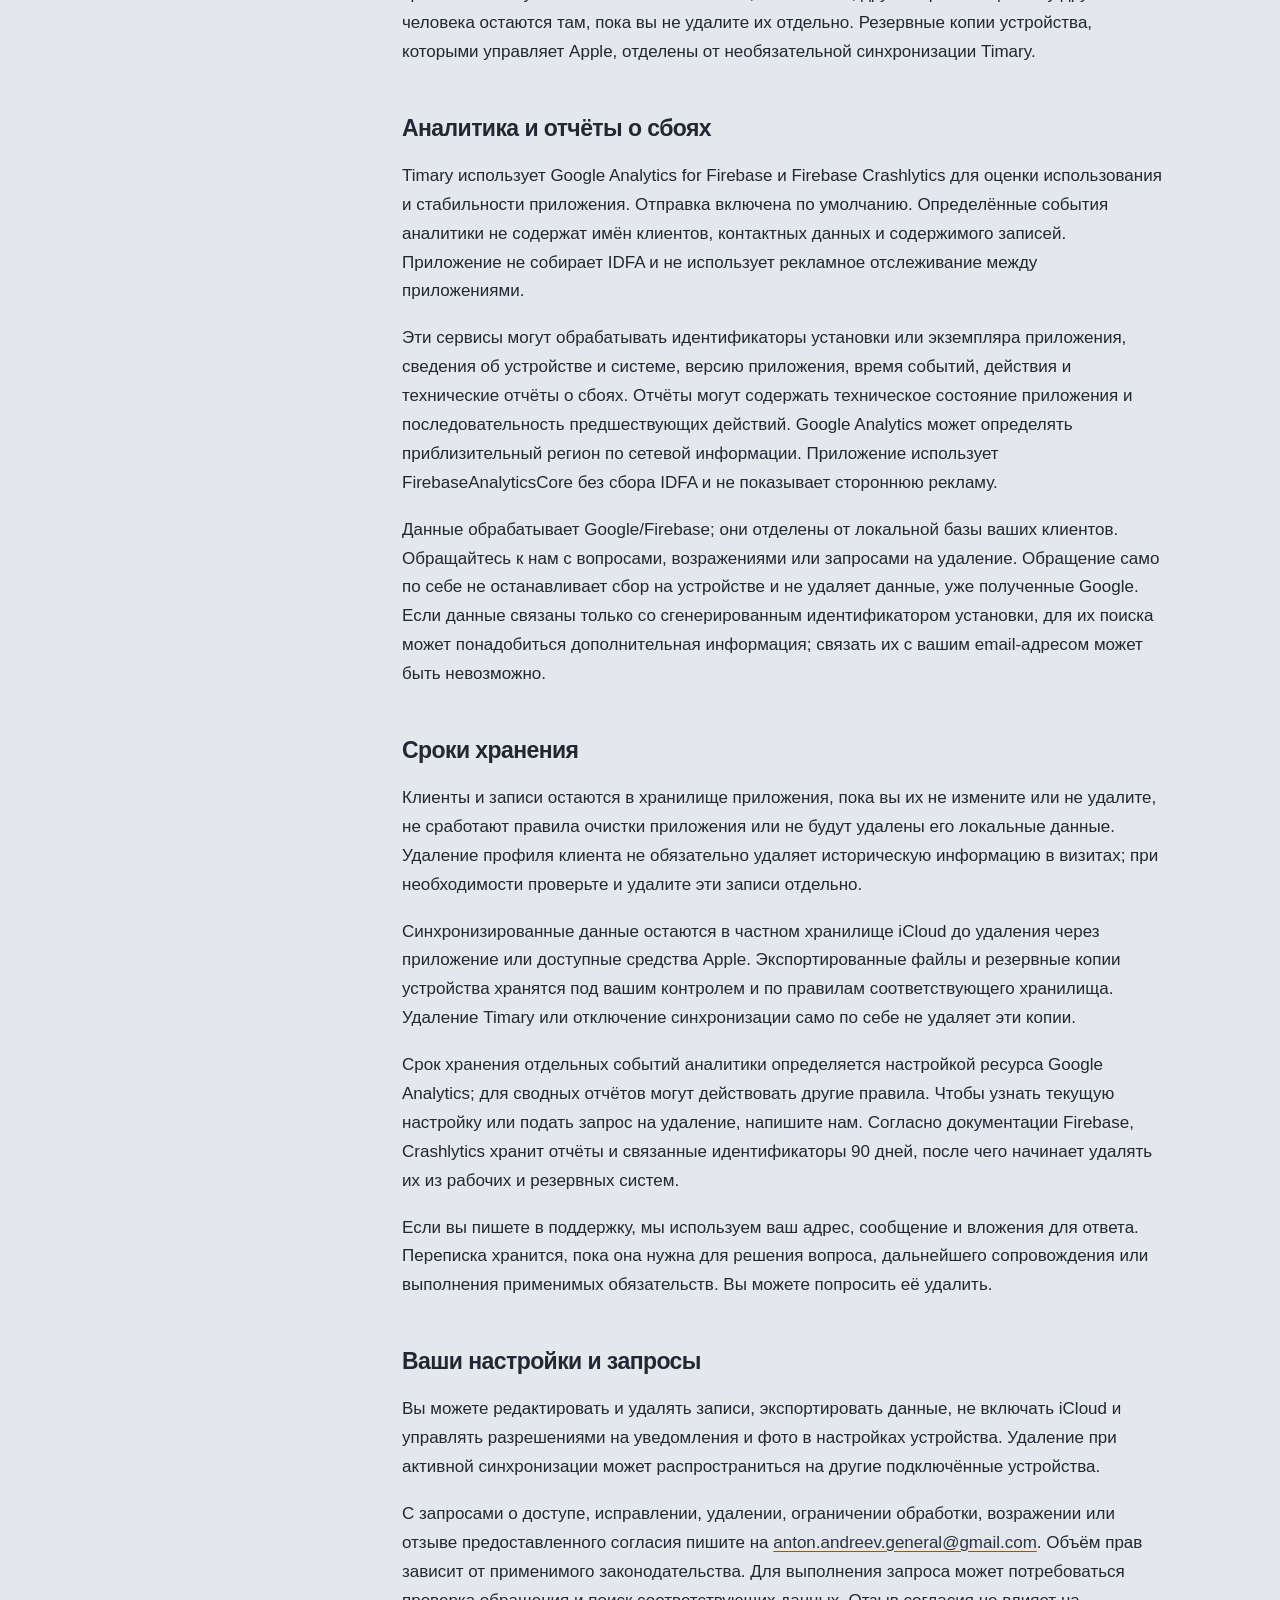
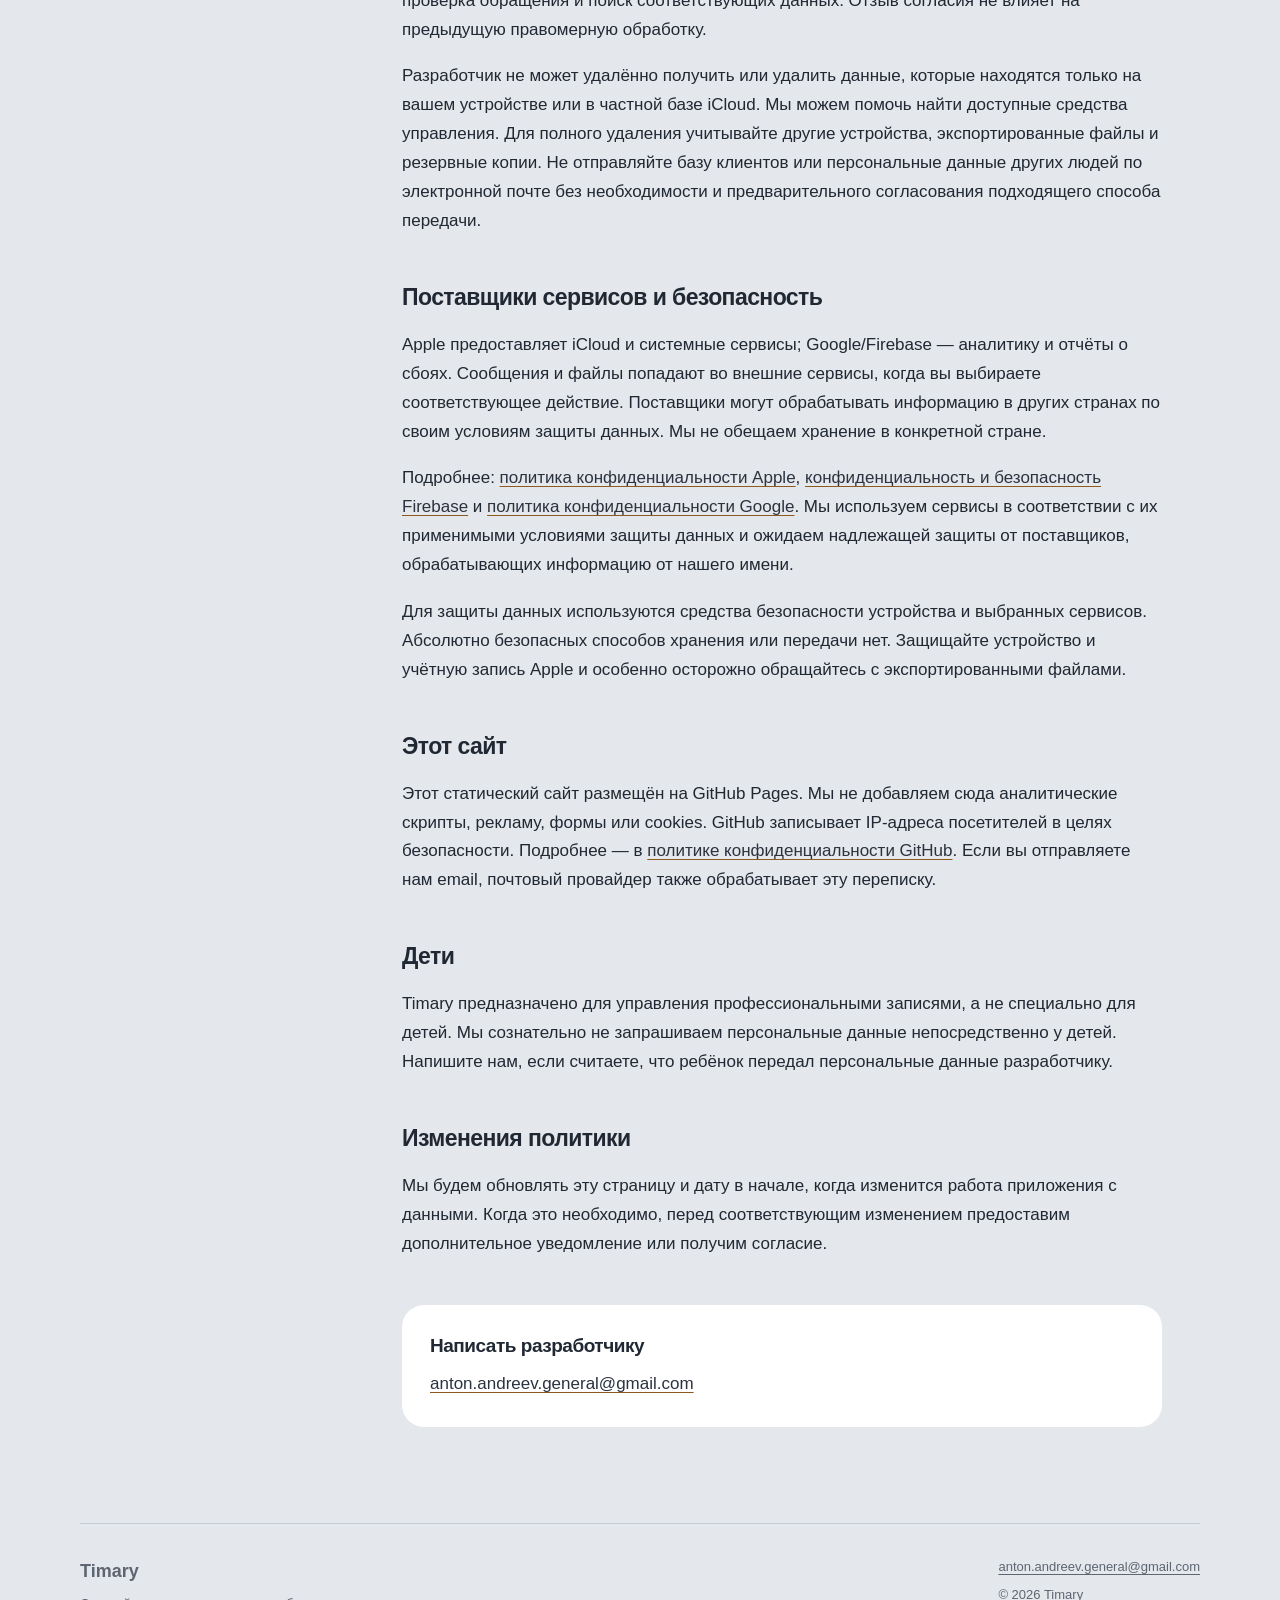
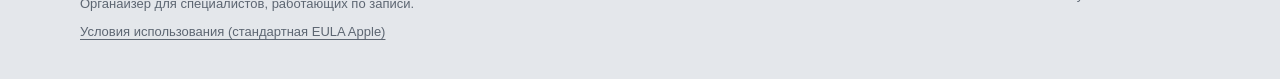
<file: ru/privacy/index.html>
<!doctype html>
<html lang="ru">
<head>
  <meta charset="utf-8">
  <meta name="viewport" content="width=device-width, initial-scale=1">
  <meta name="color-scheme" content="light dark">
  <title>Политика конфиденциальности · Timary</title>
  <meta name="description" content="Что остаётся на вашем устройстве, какие данные получают поставщики сервисов и чем вы можете управлять.">
  <link rel="canonical" href="https://lakkiant.github.io/timary-support/ru/privacy/">
  <link rel="alternate" hreflang="en" href="https://lakkiant.github.io/timary-support/privacy/">
  <link rel="alternate" hreflang="uk" href="https://lakkiant.github.io/timary-support/uk/privacy/">
  <link rel="alternate" hreflang="ru" href="https://lakkiant.github.io/timary-support/ru/privacy/">
  <link rel="alternate" hreflang="x-default" href="https://lakkiant.github.io/timary-support/privacy/">
  <link rel="icon" type="image/png" href="../../assets/icon.png">
  <link rel="stylesheet" href="../../assets/theme.css">
  <link rel="stylesheet" href="../../assets/styles.css">
</head>
<body>
  <a class="skip" href="#main">Перейти к содержимому</a>
  <header class="site-header wrap">
    <a class="brand" href="../../ru/" aria-label="Timary — Главная"><img src="../../assets/icon.png" width="42" height="42" alt="">Timary<span class="brand-dot" aria-hidden="true">.</span></a>
    <nav aria-label="Основная навигация"><a href="../../ru/privacy/" aria-current="page">Политика конфиденциальности</a><a href="../../ru/support/">Поддержка</a><a class="language" lang="en" hreflang="en" href="../../privacy/">English</a><a class="language" lang="uk" hreflang="uk" href="../../uk/privacy/">Українська</a></nav>
  </header>
  <main id="main" class="wrap"><div class="page-intro"><p class="eyebrow">Timary</p><h1>Политика конфиденциальности</h1><p class="lead">Что остаётся на вашем устройстве, какие данные получают поставщики сервисов и чем вы можете управлять.</p><p class="updated">Действует со 2 ноября 2026 года · Обновлено 15 ноября 2026 года</p></div>
<div class="policy-layout"><aside class="contents"><details open><summary>На этой странице</summary><ol><li><a href="#about">Кто отвечает за данные</a></li><li><a href="#records">Информация о клиентах и записях</a></li><li><a href="#icloud">Необязательная синхронизация iCloud</a></li><li><a href="#subscriptions">Покупки Timary Pro</a></li><li><a href="#apple-calendar">Необязательное подключение Apple Calendar</a></li><li><a href="#permissions">Контакты, фото и уведомления</a></li><li><a href="#sharing">Сообщения, отправка и копии</a></li><li><a href="#diagnostics">Аналитика и отчёты о сбоях</a></li><li><a href="#retention">Сроки хранения</a></li><li><a href="#choices">Ваши настройки и запросы</a></li><li><a href="#providers">Поставщики сервисов и безопасность</a></li><li><a href="#website">Этот сайт</a></li><li><a href="#children">Дети</a></li><li><a href="#changes">Изменения политики</a></li></ol></details></aside><article class="policy" aria-label="Политика конфиденциальности"><section id="about" class="policy-section"><h2>Кто отвечает за данные</h2><p>Эта политика относится к приложению Timary для iPhone и iPad и этому информационному сайту. За работу приложения с данными отвечает разработчик Timary. По вопросам конфиденциальности и запросам о данных пишите на <a href="mailto:anton.andreev.general@gmail.com">anton.andreev.general@gmail.com</a>.</p><p>Для работы в Timary не нужна отдельная учётная запись Timary. Вы сами выбираете, какую информацию о клиентах и записях вносить. Если вы используете Timary для работы, вы отвечаете за наличие надлежащих оснований для хранения и передачи данных своих клиентов.</p></section><section id="records" class="policy-section"><h2>Информация о клиентах и записях</h2><p>Timary хранит введённые вами данные: имена клиентов, телефоны, контакты в соцсетях и заметки; услуги, цены и длительность; записи, историю посещений, указанные вами оплаты и чаевые; рабочие часы, выходные, настройки и шаблоны сообщений. Суммы оплат — это учётные записи, а не реквизиты платёжных карт.</p><p>Эти данные хранятся на вашем устройстве и используются для расписания, работы с клиентами, напоминаний, статистики и переноса данных. У нас нет отдельного сервера, получающего вашу базу клиентов. Мы не продаём данные клиентов и не используем содержимое ваших записей для рекламы.</p><p>Определённые в Timary события аналитики не содержат имён клиентов, телефонов, текстов сообщений и заметок, деталей визитов, цен, названий услуг или идентификаторов клиентов. Аналитика и отчёты о сбоях описаны отдельно ниже.</p></section><section id="icloud" class="policy-section"><h2>Необязательная синхронизация iCloud</h2><p>Синхронизация iCloud отключена, пока вы её не включите. После включения Timary использует частную базу Apple CloudKit, связанную с вашей учётной записью Apple, для обмена данными между вашими устройствами. Передаются клиенты, услуги, записи, выходные, настройки и шаблоны сообщений. Связи с системными контактами и разрешения остаются на устройстве.</p><p>Apple обрабатывает синхронизированные данные в соответствии со своими условиями и политикой конфиденциальности. У разработчика нет интерфейса поддержки для просмотра ваших частных записей iCloud. Отключение синхронизации не удаляет данные, уже сохранённые в iCloud. Изменение режима применяется после полного закрытия и повторного открытия Timary.</p></section><section id="subscriptions" class="policy-section"><h2>Покупки Timary Pro</h2><p>Apple обрабатывает подписки и промокоды Timary Pro через App Store. Timary читает проверенные сведения StoreKit о приобретённом продукте, статусе подписки и сроке доступа на вашем устройстве, чтобы открыть Pro и восстановить покупки. Разработчик не получает от Apple номер вашей платёжной карты или другие платёжные реквизиты.</p><p>В Release-сборках с включённой аналитикой события успешной покупки и восстановления передаются Google Analytics for Firebase вместе с идентификатором установки или экземпляра приложения. Событие покупки содержит только категорию плана (месячный, годовой или прежний пожизненный); событие восстановления не имеет собственных параметров. Эти определённые события не содержат квитанций, подписанных транзакций, идентификаторов транзакций, вашей учётной записи Apple или данных клиентов. Аналитика описана ниже.</p></section><section id="apple-calendar" class="policy-section"><h2>Необязательное подключение Apple Calendar</h2><p>Если вы включаете синхронизацию с Apple Calendar, Timary запрашивает полный доступ к календарям для поиска, создания, обновления и удаления своих событий. Имена клиентов, названия услуг, время, статусы визитов и ссылки на записи передаются в выбранный календарь. Телефоны, социальные контакты, заметки и финансовые поля не передаются. Поставщик учётной записи календаря обрабатывает переданную информацию по своим условиям; календари iCloud могут сделать её доступной на других ваших устройствах.</p><p>Передача односторонняя, из Timary, и настраивается локально на одном устройстве. При отключении существующие события остаются. Отдельное действие очистки показывает события перед удалением; календарь и другие события остаются. Доступ к календарям можно отозвать в настройках устройства.</p></section><section id="permissions" class="policy-section"><h2>Контакты, фото и уведомления</h2><p>Когда вы выбираете человека через системный выбор контактов Apple, Timary импортирует выбранные имя и номер телефона и сохраняет локальную связь с контактом. Timary не загружает вашу адресную книгу на сервер разработчика.</p><p>Если вы выбираете сохранение изображения свободных часов, Timary запрашивает разрешение на добавление в «Фото». Для этой функции не нужен доступ к чтению вашей фототеки.</p><p>Напоминания о визитах — локальные уведомления для вас. Разрешениями можно управлять в настройках устройства. Это не автоматические сообщения клиентам; содержимое напоминаний может появляться на заблокированном экране в соответствии с вашими настройками уведомлений.</p></section><section id="sharing" class="policy-section"><h2>Сообщения, отправка и копии</h2><p>Когда вы выбираете звонок клиенту, открытие Telegram, Instagram или Viber либо отправку изображения или файла, соответствующий телефон, имя пользователя, подготовленный текст или выбранное содержимое передаётся в выбранное вами приложение. Timary не отправляет сообщения клиентам автоматически. Дальнейшая обработка происходит по политике соответствующего сервиса.</p><p>Резервная копия Timary содержит клиентов, услуги, записи, заметки, настройки и шаблоны сообщений. Timary не шифрует экспортированный файл. Осторожно выбирайте место хранения и получателей. Копии в «Файлах», iCloud Drive, другом хранилище или у другого человека остаются там, пока вы не удалите их отдельно. Резервные копии устройства, которыми управляет Apple, отделены от необязательной синхронизации Timary.</p></section><section id="diagnostics" class="policy-section"><h2>Аналитика и отчёты о сбоях</h2><p>Timary использует Google Analytics for Firebase и Firebase Crashlytics для оценки использования и стабильности приложения. Отправка включена по умолчанию. Определённые события аналитики не содержат имён клиентов, контактных данных и содержимого записей. Приложение не собирает IDFA и не использует рекламное отслеживание между приложениями.</p><p>Эти сервисы могут обрабатывать идентификаторы установки или экземпляра приложения, сведения об устройстве и системе, версию приложения, время событий, действия и технические отчёты о сбоях. Отчёты могут содержать техническое состояние приложения и последовательность предшествующих действий. Google Analytics может определять приблизительный регион по сетевой информации. Приложение использует FirebaseAnalyticsCore без сбора IDFA и не показывает стороннюю рекламу.</p><p>Данные обрабатывает Google/Firebase; они отделены от локальной базы ваших клиентов. Обращайтесь к нам с вопросами, возражениями или запросами на удаление. Обращение само по себе не останавливает сбор на устройстве и не удаляет данные, уже полученные Google. Если данные связаны только со сгенерированным идентификатором установки, для их поиска может понадобиться дополнительная информация; связать их с вашим email-адресом может быть невозможно.</p></section><section id="retention" class="policy-section"><h2>Сроки хранения</h2><p>Клиенты и записи остаются в хранилище приложения, пока вы их не измените или не удалите, не сработают правила очистки приложения или не будут удалены его локальные данные. Удаление профиля клиента не обязательно удаляет историческую информацию в визитах; при необходимости проверьте и удалите эти записи отдельно.</p><p>Синхронизированные данные остаются в частном хранилище iCloud до удаления через приложение или доступные средства Apple. Экспортированные файлы и резервные копии устройства хранятся под вашим контролем и по правилам соответствующего хранилища. Удаление Timary или отключение синхронизации само по себе не удаляет эти копии.</p><p>Срок хранения отдельных событий аналитики определяется настройкой ресурса Google Analytics; для сводных отчётов могут действовать другие правила. Чтобы узнать текущую настройку или подать запрос на удаление, напишите нам. Согласно документации Firebase, Crashlytics хранит отчёты и связанные идентификаторы 90 дней, после чего начинает удалять их из рабочих и резервных систем.</p><p>Если вы пишете в поддержку, мы используем ваш адрес, сообщение и вложения для ответа. Переписка хранится, пока она нужна для решения вопроса, дальнейшего сопровождения или выполнения применимых обязательств. Вы можете попросить её удалить.</p></section><section id="choices" class="policy-section"><h2>Ваши настройки и запросы</h2><p>Вы можете редактировать и удалять записи, экспортировать данные, не включать iCloud и управлять разрешениями на уведомления и фото в настройках устройства. Удаление при активной синхронизации может распространиться на другие подключённые устройства.</p><p>С запросами о доступе, исправлении, удалении, ограничении обработки, возражении или отзыве предоставленного согласия пишите на <a href="mailto:anton.andreev.general@gmail.com">anton.andreev.general@gmail.com</a>. Объём прав зависит от применимого законодательства. Для выполнения запроса может потребоваться проверка обращения и поиск соответствующих данных. Отзыв согласия не влияет на предыдущую правомерную обработку.</p><p>Разработчик не может удалённо получить или удалить данные, которые находятся только на вашем устройстве или в частной базе iCloud. Мы можем помочь найти доступные средства управления. Для полного удаления учитывайте другие устройства, экспортированные файлы и резервные копии. Не отправляйте базу клиентов или персональные данные других людей по электронной почте без необходимости и предварительного согласования подходящего способа передачи.</p></section><section id="providers" class="policy-section"><h2>Поставщики сервисов и безопасность</h2><p>Apple предоставляет iCloud и системные сервисы; Google/Firebase — аналитику и отчёты о сбоях. Сообщения и файлы попадают во внешние сервисы, когда вы выбираете соответствующее действие. Поставщики могут обрабатывать информацию в других странах по своим условиям защиты данных. Мы не обещаем хранение в конкретной стране.</p><p>Подробнее: <a href="https://www.apple.com/legal/privacy/">политика конфиденциальности Apple</a>, <a href="https://firebase.google.com/support/privacy">конфиденциальность и безопасность Firebase</a> и <a href="https://policies.google.com/privacy">политика конфиденциальности Google</a>. Мы используем сервисы в соответствии с их применимыми условиями защиты данных и ожидаем надлежащей защиты от поставщиков, обрабатывающих информацию от нашего имени.</p><p>Для защиты данных используются средства безопасности устройства и выбранных сервисов. Абсолютно безопасных способов хранения или передачи нет. Защищайте устройство и учётную запись Apple и особенно осторожно обращайтесь с экспортированными файлами.</p></section><section id="website" class="policy-section"><h2>Этот сайт</h2><p>Этот статический сайт размещён на GitHub Pages. Мы не добавляем сюда аналитические скрипты, рекламу, формы или cookies. GitHub записывает IP-адреса посетителей в целях безопасности. Подробнее — в <a href="https://docs.github.com/en/site-policy/privacy-policies/github-general-privacy-statement">политике конфиденциальности GitHub</a>. Если вы отправляете нам email, почтовый провайдер также обрабатывает эту переписку.</p></section><section id="children" class="policy-section"><h2>Дети</h2><p>Timary предназначено для управления профессиональными записями, а не специально для детей. Мы сознательно не запрашиваем персональные данные непосредственно у детей. Напишите нам, если считаете, что ребёнок передал персональные данные разработчику.</p></section><section id="changes" class="policy-section"><h2>Изменения политики</h2><p>Мы будем обновлять эту страницу и дату в начале, когда изменится работа приложения с данными. Когда это необходимо, перед соответствующим изменением предоставим дополнительное уведомление или получим согласие.</p></section><div class="contact-note"><h2>Написать разработчику</h2><p><a href="mailto:anton.andreev.general@gmail.com">anton.andreev.general@gmail.com</a></p></div></article></div></main>
  <footer class="site-footer wrap"><div><a class="footer-brand" href="../../ru/">Timary</a><p>Органайзер для специалистов, работающих по записи.</p><p><a href="https://www.apple.com/legal/internet-services/itunes/dev/stdeula/">Условия использования (стандартная EULA Apple)</a></p></div><div><a href="mailto:anton.andreev.general@gmail.com">anton.andreev.general@gmail.com</a><p>© 2026 Timary</p></div></footer>
</body>
</html>
</file>
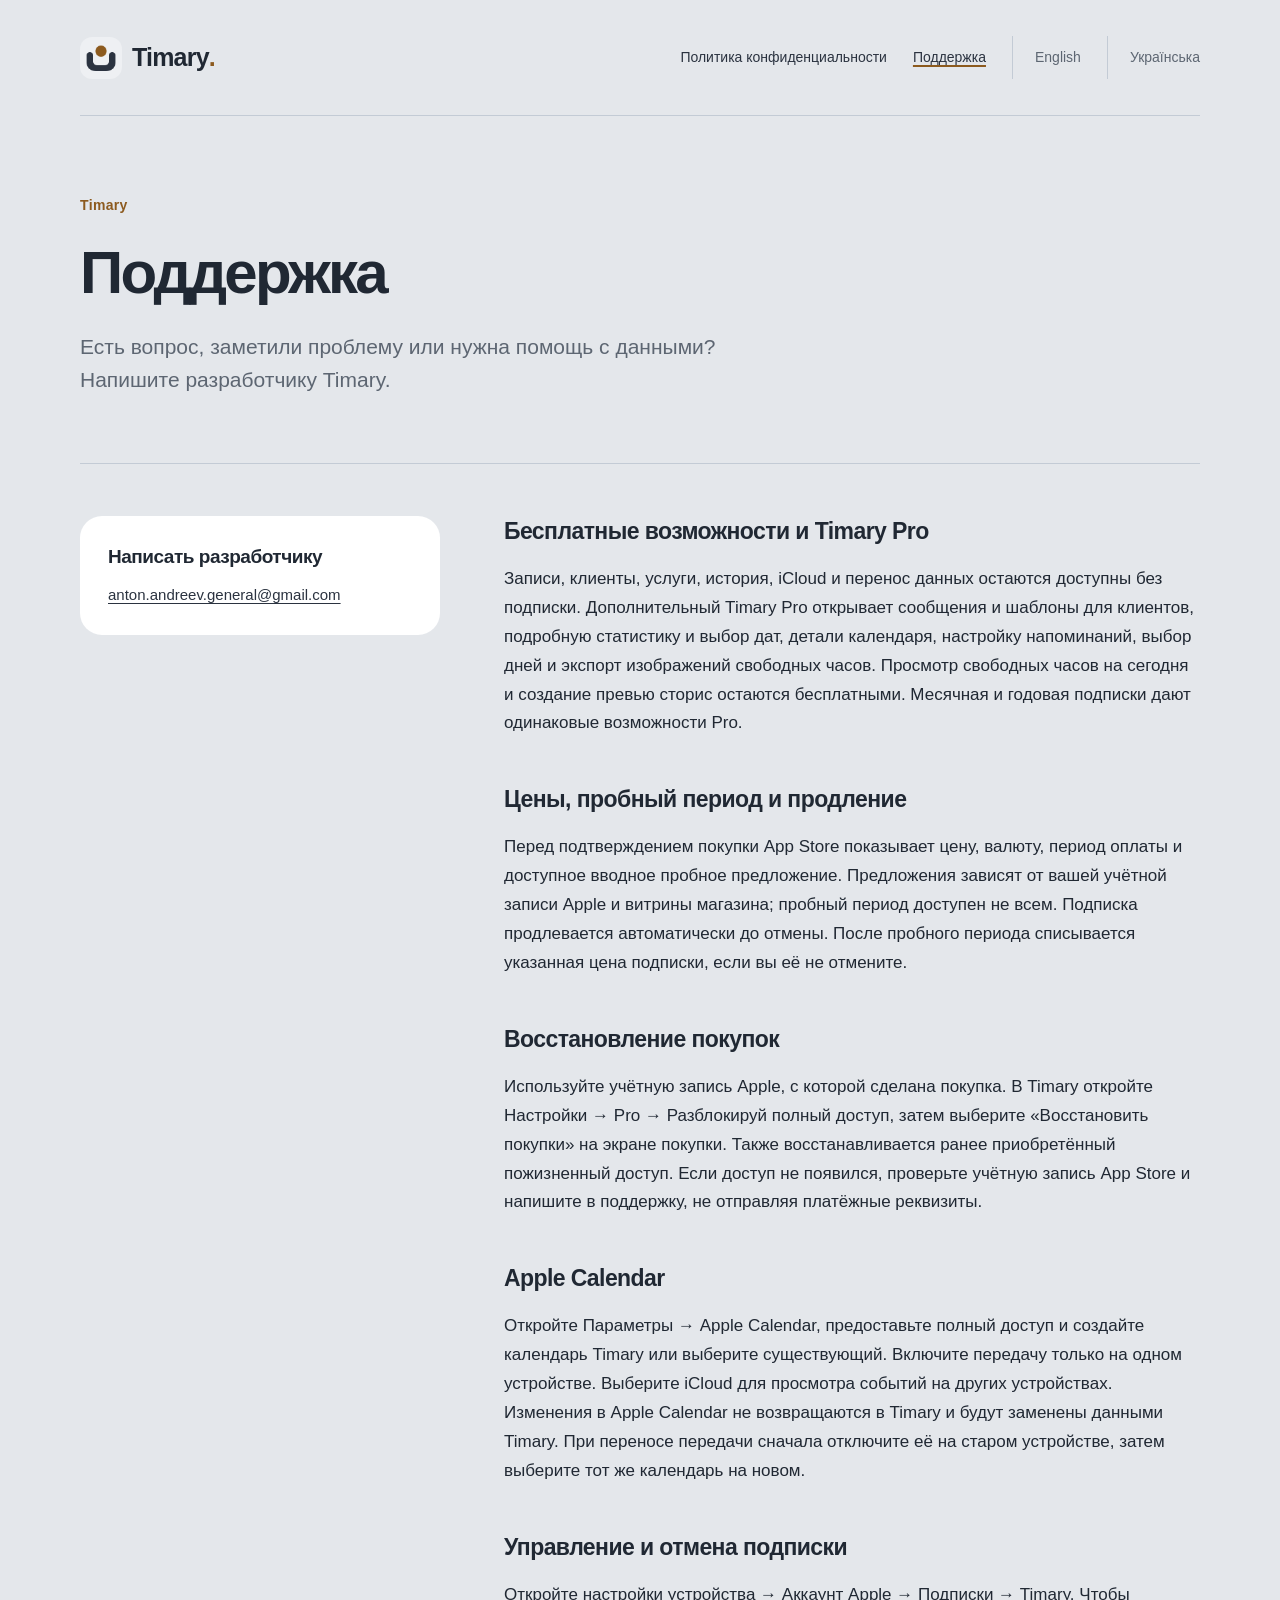
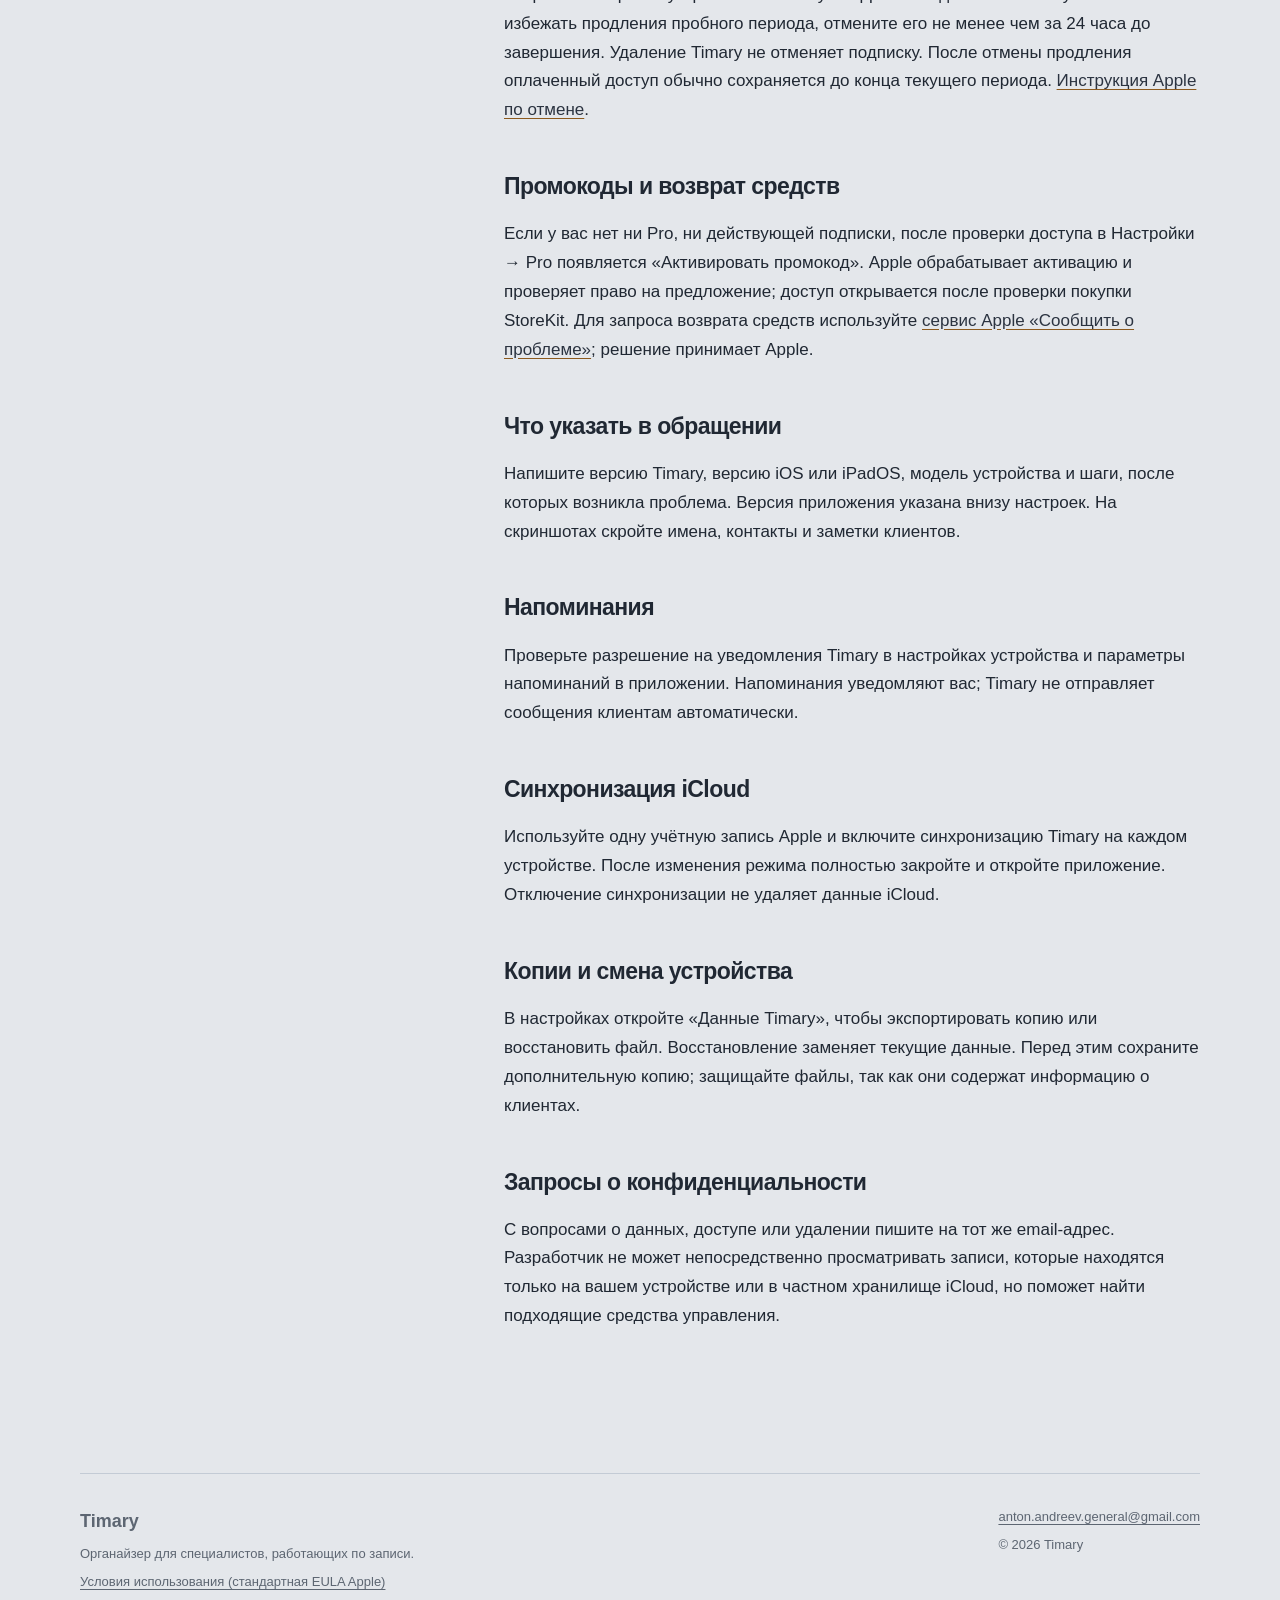
<file: ru/support/index.html>
<!doctype html>
<html lang="ru">
<head>
  <meta charset="utf-8">
  <meta name="viewport" content="width=device-width, initial-scale=1">
  <meta name="color-scheme" content="light dark">
  <title>Поддержка · Timary</title>
  <meta name="description" content="Есть вопрос, заметили проблему или нужна помощь с данными? Напишите разработчику Timary.">
  <link rel="canonical" href="https://lakkiant.github.io/timary-support/ru/support/">
  <link rel="alternate" hreflang="en" href="https://lakkiant.github.io/timary-support/support/">
  <link rel="alternate" hreflang="uk" href="https://lakkiant.github.io/timary-support/uk/support/">
  <link rel="alternate" hreflang="ru" href="https://lakkiant.github.io/timary-support/ru/support/">
  <link rel="alternate" hreflang="x-default" href="https://lakkiant.github.io/timary-support/support/">
  <link rel="icon" type="image/png" href="../../assets/icon.png">
  <link rel="stylesheet" href="../../assets/theme.css">
  <link rel="stylesheet" href="../../assets/styles.css">
</head>
<body>
  <a class="skip" href="#main">Перейти к содержимому</a>
  <header class="site-header wrap">
    <a class="brand" href="../../ru/" aria-label="Timary — Главная"><img src="../../assets/icon.png" width="42" height="42" alt="">Timary<span class="brand-dot" aria-hidden="true">.</span></a>
    <nav aria-label="Основная навигация"><a href="../../ru/privacy/">Политика конфиденциальности</a><a href="../../ru/support/" aria-current="page">Поддержка</a><a class="language" lang="en" hreflang="en" href="../../support/">English</a><a class="language" lang="uk" hreflang="uk" href="../../uk/support/">Українська</a></nav>
  </header>
  <main id="main" class="wrap"><div class="page-intro"><p class="eyebrow">Timary</p><h1>Поддержка</h1><p class="lead">Есть вопрос, заметили проблему или нужна помощь с данными? Напишите разработчику Timary.</p></div><div class="support-layout"><aside class="contact-note"><h2>Написать разработчику</h2><a href="mailto:anton.andreev.general@gmail.com">anton.andreev.general@gmail.com</a></aside><div class="policy"><section><h2>Бесплатные возможности и Timary Pro</h2><p>Записи, клиенты, услуги, история, iCloud и перенос данных остаются доступны без подписки. Дополнительный Timary Pro открывает сообщения и шаблоны для клиентов, подробную статистику и выбор дат, детали календаря, настройку напоминаний, выбор дней и экспорт изображений свободных часов. Просмотр свободных часов на сегодня и создание превью сторис остаются бесплатными. Месячная и годовая подписки дают одинаковые возможности Pro.</p></section><section><h2>Цены, пробный период и продление</h2><p>Перед подтверждением покупки App Store показывает цену, валюту, период оплаты и доступное вводное пробное предложение. Предложения зависят от вашей учётной записи Apple и витрины магазина; пробный период доступен не всем. Подписка продлевается автоматически до отмены. После пробного периода списывается указанная цена подписки, если вы её не отмените.</p></section><section><h2>Восстановление покупок</h2><p>Используйте учётную запись Apple, с которой сделана покупка. В Timary откройте Настройки → Pro → Разблокируй полный доступ, затем выберите «Восстановить покупки» на экране покупки. Также восстанавливается ранее приобретённый пожизненный доступ. Если доступ не появился, проверьте учётную запись App Store и напишите в поддержку, не отправляя платёжные реквизиты.</p></section><section><h2>Apple Calendar</h2><p>Откройте Параметры → Apple Calendar, предоставьте полный доступ и создайте календарь Timary или выберите существующий. Включите передачу только на одном устройстве. Выберите iCloud для просмотра событий на других устройствах. Изменения в Apple Calendar не возвращаются в Timary и будут заменены данными Timary. При переносе передачи сначала отключите её на старом устройстве, затем выберите тот же календарь на новом.</p></section><section><h2>Управление и отмена подписки</h2><p>Откройте настройки устройства → Аккаунт Apple → Подписки → Timary. Чтобы избежать продления пробного периода, отмените его не менее чем за 24 часа до завершения. Удаление Timary не отменяет подписку. После отмены продления оплаченный доступ обычно сохраняется до конца текущего периода. <a href="https://support.apple.com/ru-ru/118428">Инструкция Apple по отмене</a>.</p></section><section><h2>Промокоды и возврат средств</h2><p>Если у вас нет ни Pro, ни действующей подписки, после проверки доступа в Настройки → Pro появляется «Активировать промокод». Apple обрабатывает активацию и проверяет право на предложение; доступ открывается после проверки покупки StoreKit. Для запроса возврата средств используйте <a href="https://reportaproblem.apple.com/">сервис Apple «Сообщить о проблеме»</a>; решение принимает Apple.</p></section><section><h2>Что указать в обращении</h2><p>Напишите версию Timary, версию iOS или iPadOS, модель устройства и шаги, после которых возникла проблема. Версия приложения указана внизу настроек. На скриншотах скройте имена, контакты и заметки клиентов.</p></section><section><h2>Напоминания</h2><p>Проверьте разрешение на уведомления Timary в настройках устройства и параметры напоминаний в приложении. Напоминания уведомляют вас; Timary не отправляет сообщения клиентам автоматически.</p></section><section><h2>Синхронизация iCloud</h2><p>Используйте одну учётную запись Apple и включите синхронизацию Timary на каждом устройстве. После изменения режима полностью закройте и откройте приложение. Отключение синхронизации не удаляет данные iCloud.</p></section><section><h2>Копии и смена устройства</h2><p>В настройках откройте «Данные Timary», чтобы экспортировать копию или восстановить файл. Восстановление заменяет текущие данные. Перед этим сохраните дополнительную копию; защищайте файлы, так как они содержат информацию о клиентах.</p></section><section><h2>Запросы о конфиденциальности</h2><p>С вопросами о данных, доступе или удалении пишите на тот же email-адрес. Разработчик не может непосредственно просматривать записи, которые находятся только на вашем устройстве или в частном хранилище iCloud, но поможет найти подходящие средства управления.</p></section></div></div></main>
  <footer class="site-footer wrap"><div><a class="footer-brand" href="../../ru/">Timary</a><p>Органайзер для специалистов, работающих по записи.</p><p><a href="https://www.apple.com/legal/internet-services/itunes/dev/stdeula/">Условия использования (стандартная EULA Apple)</a></p></div><div><a href="mailto:anton.andreev.general@gmail.com">anton.andreev.general@gmail.com</a><p>© 2026 Timary</p></div></footer>
</body>
</html>
</file>
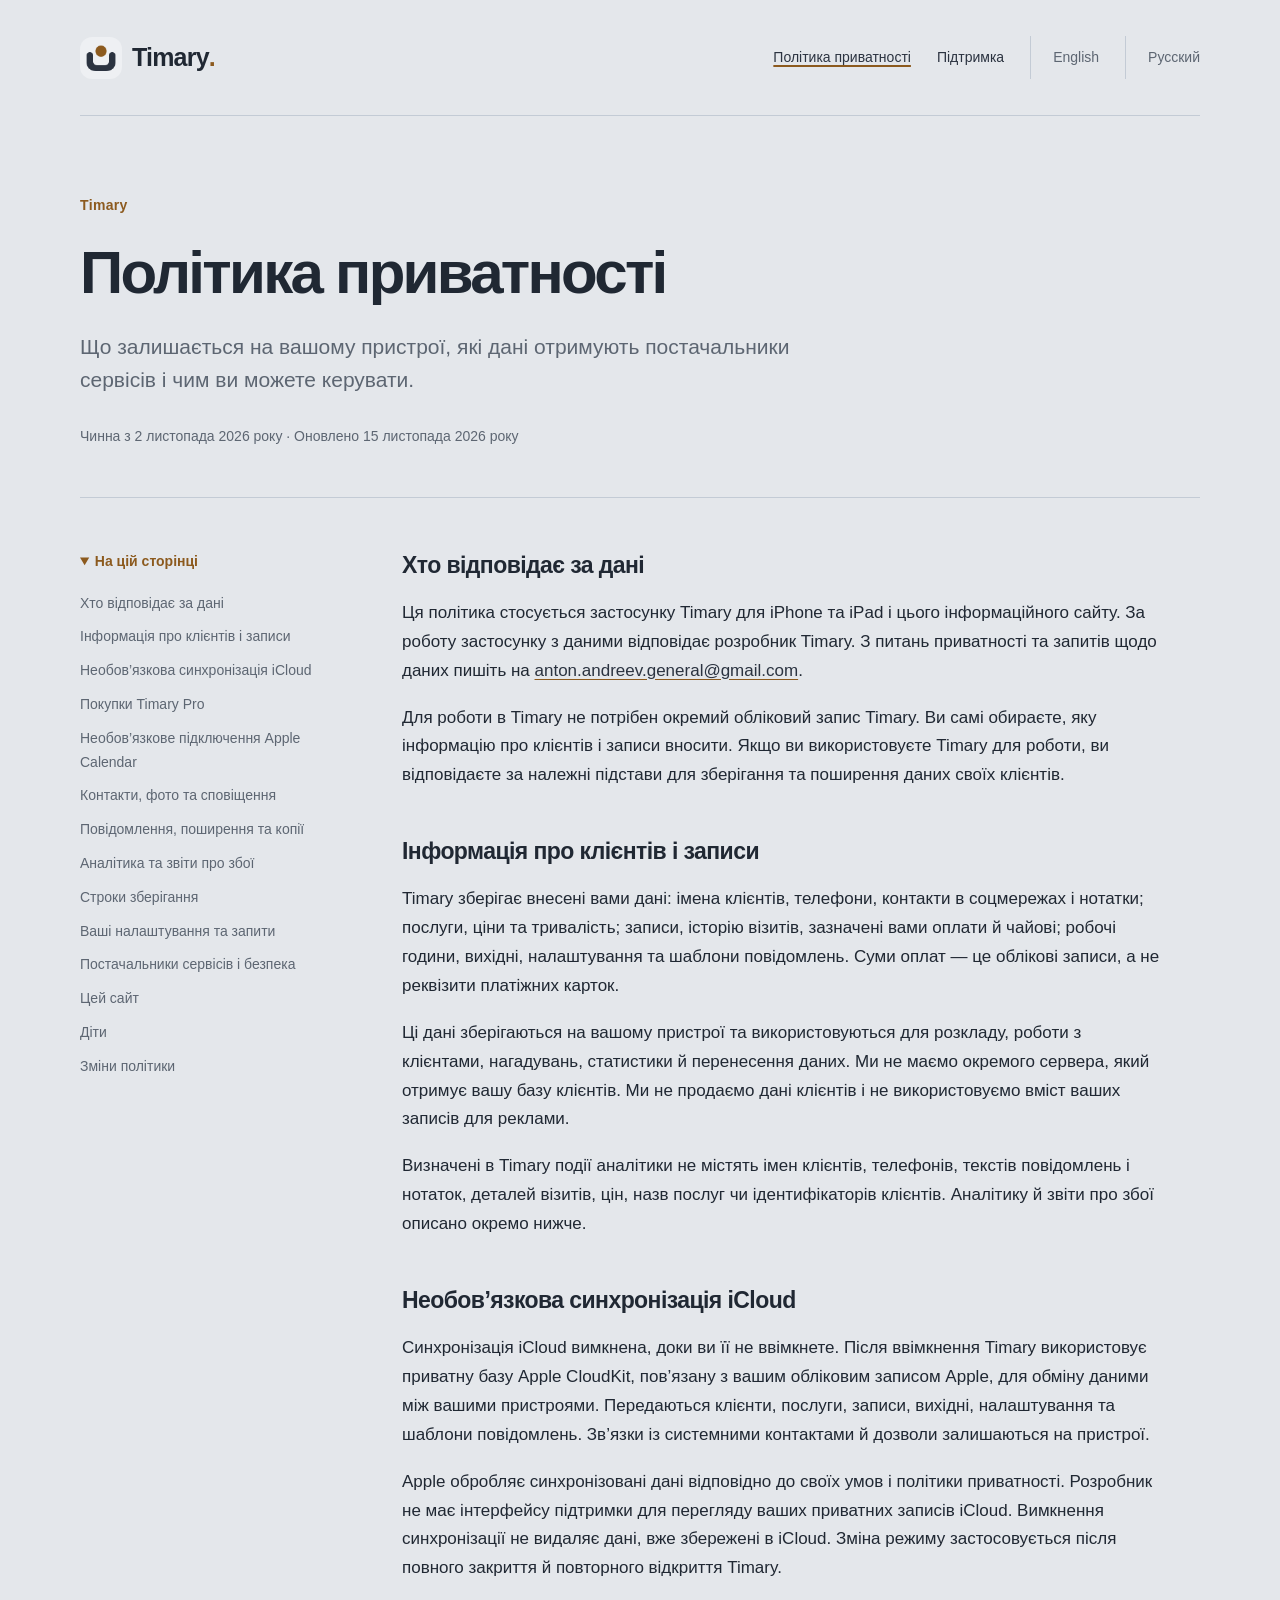
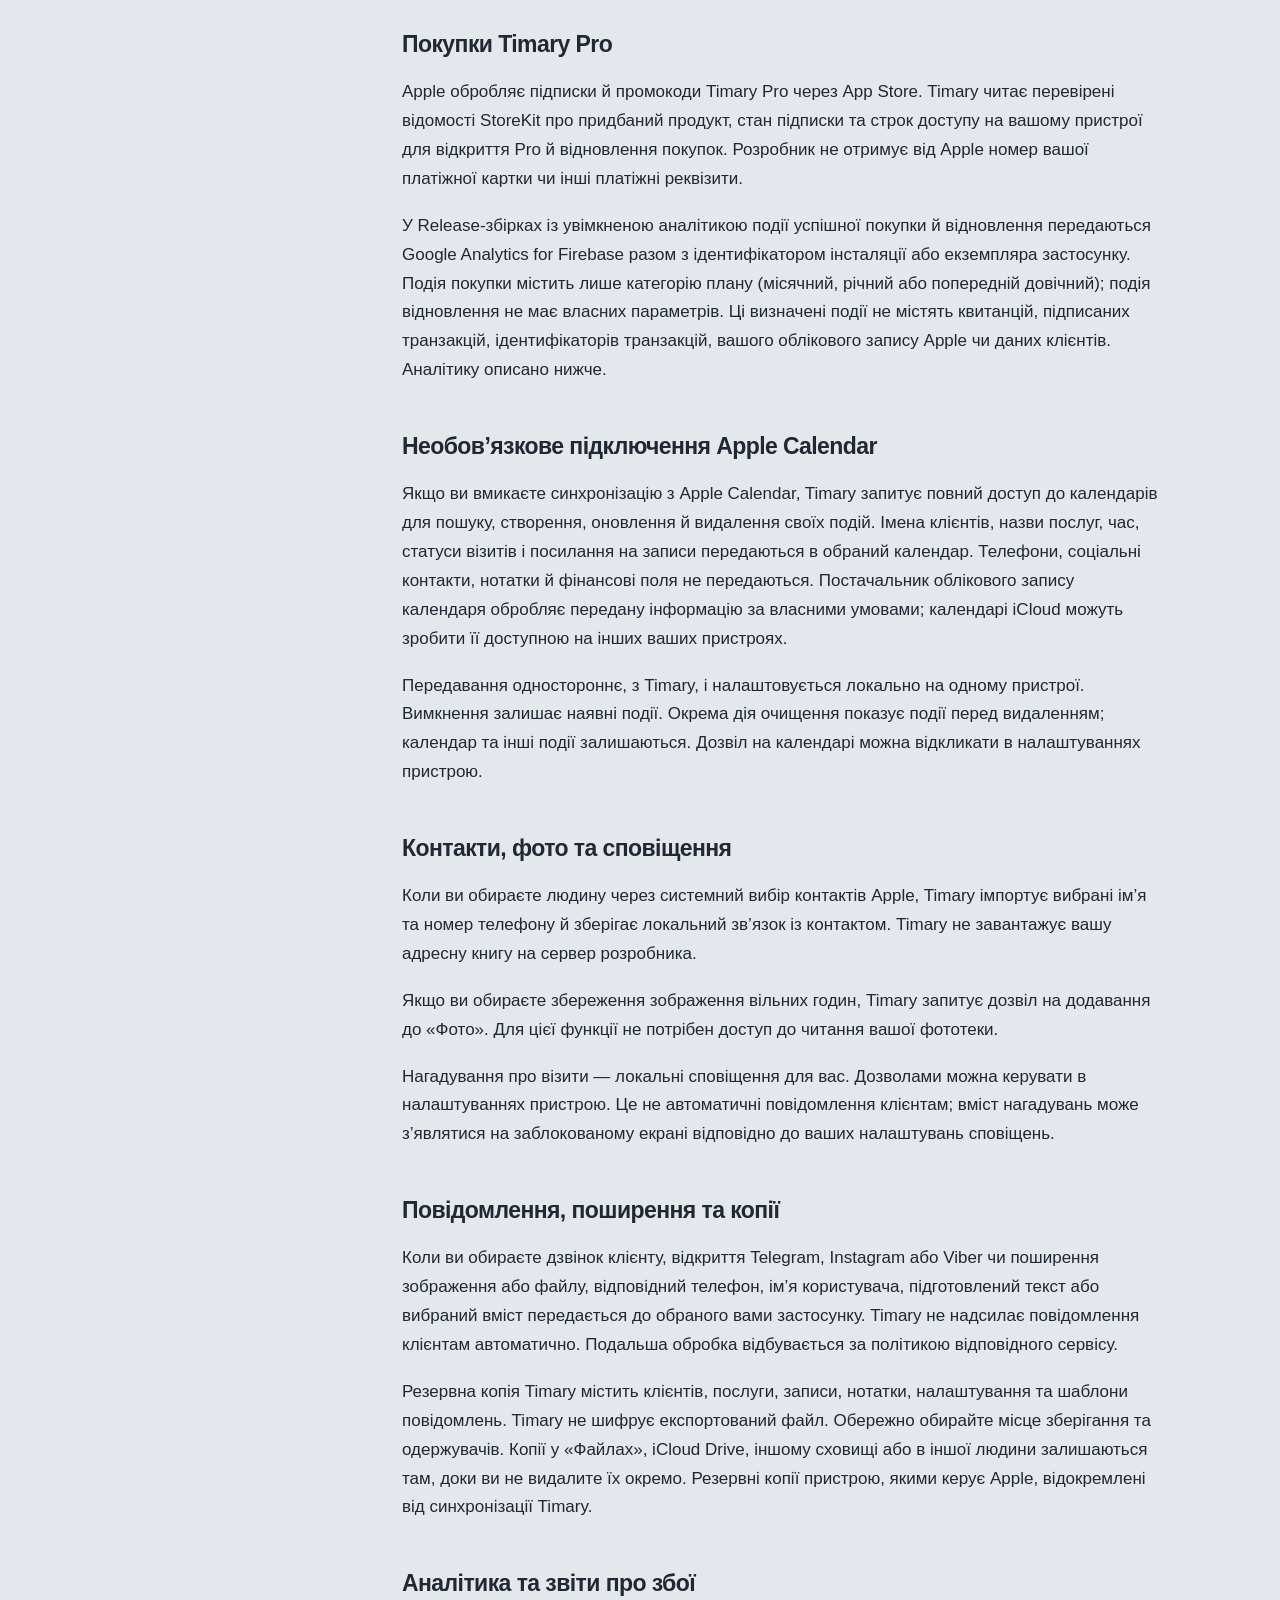
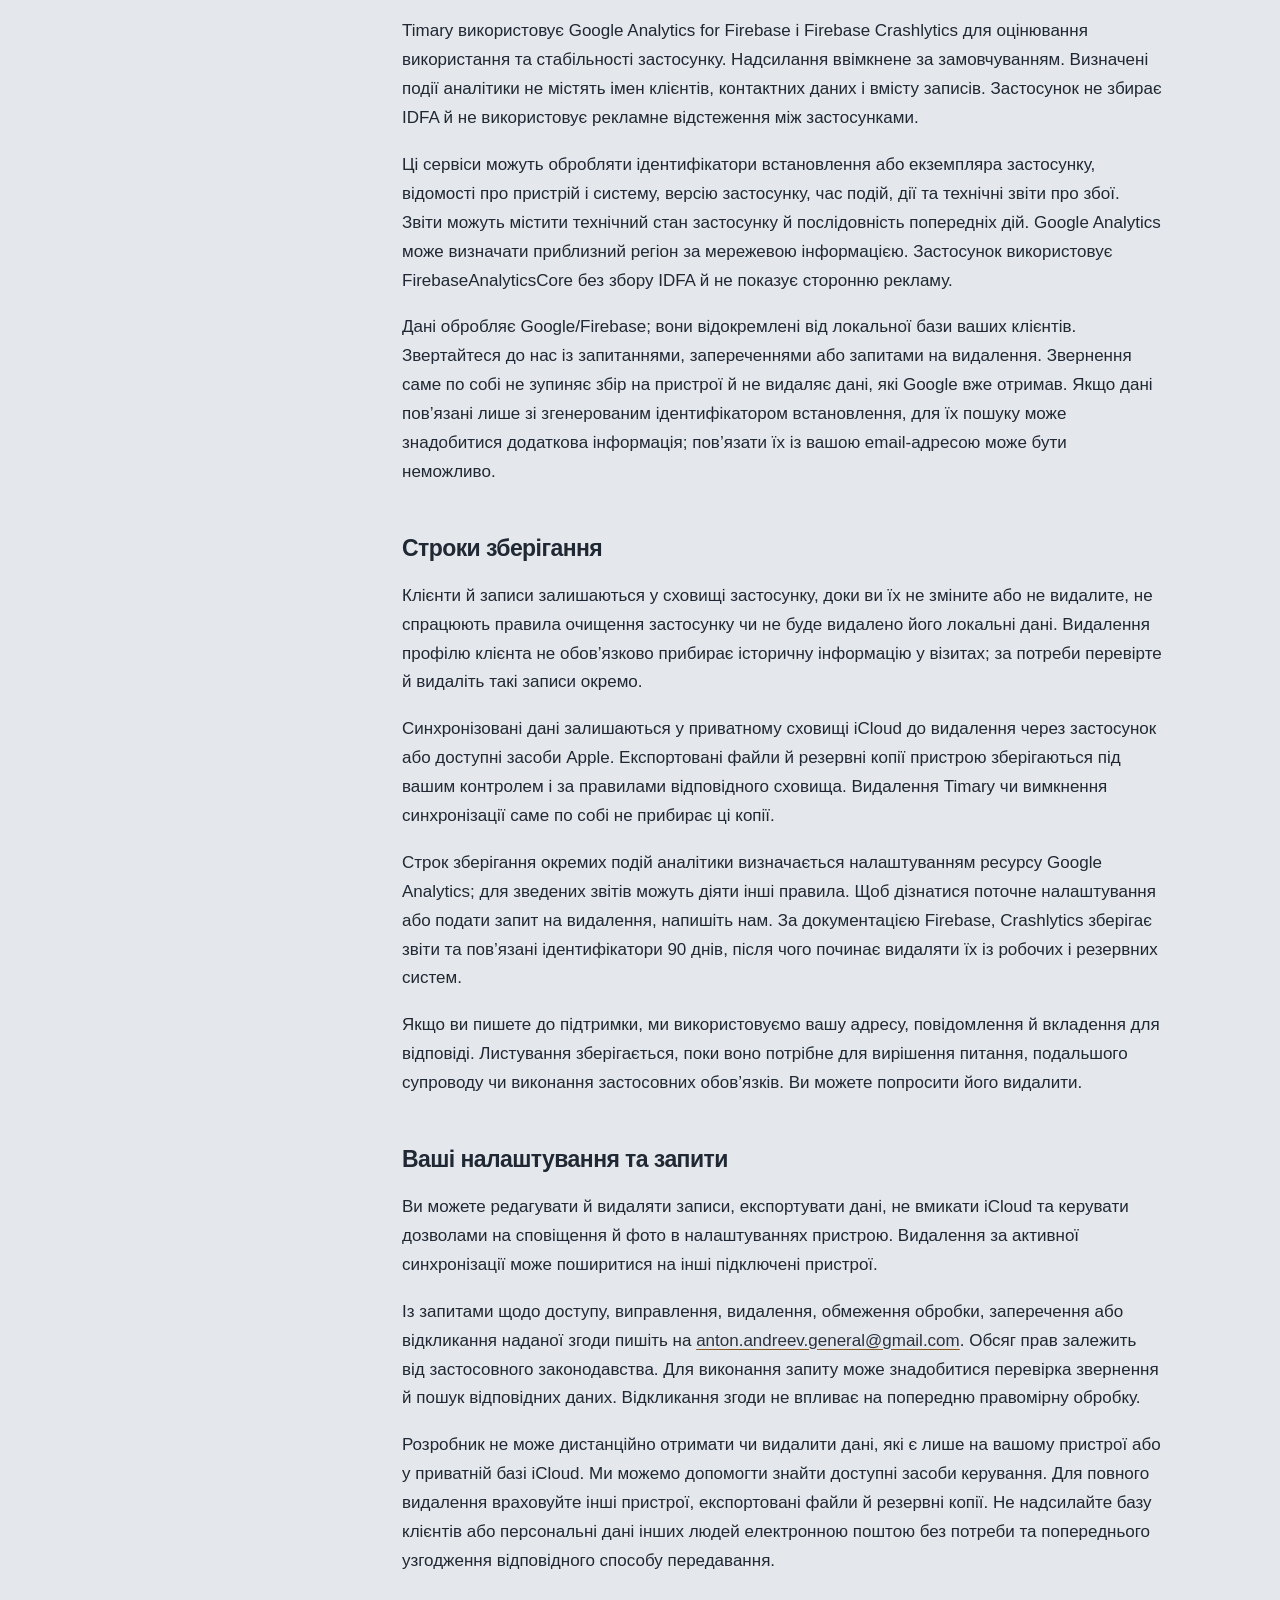
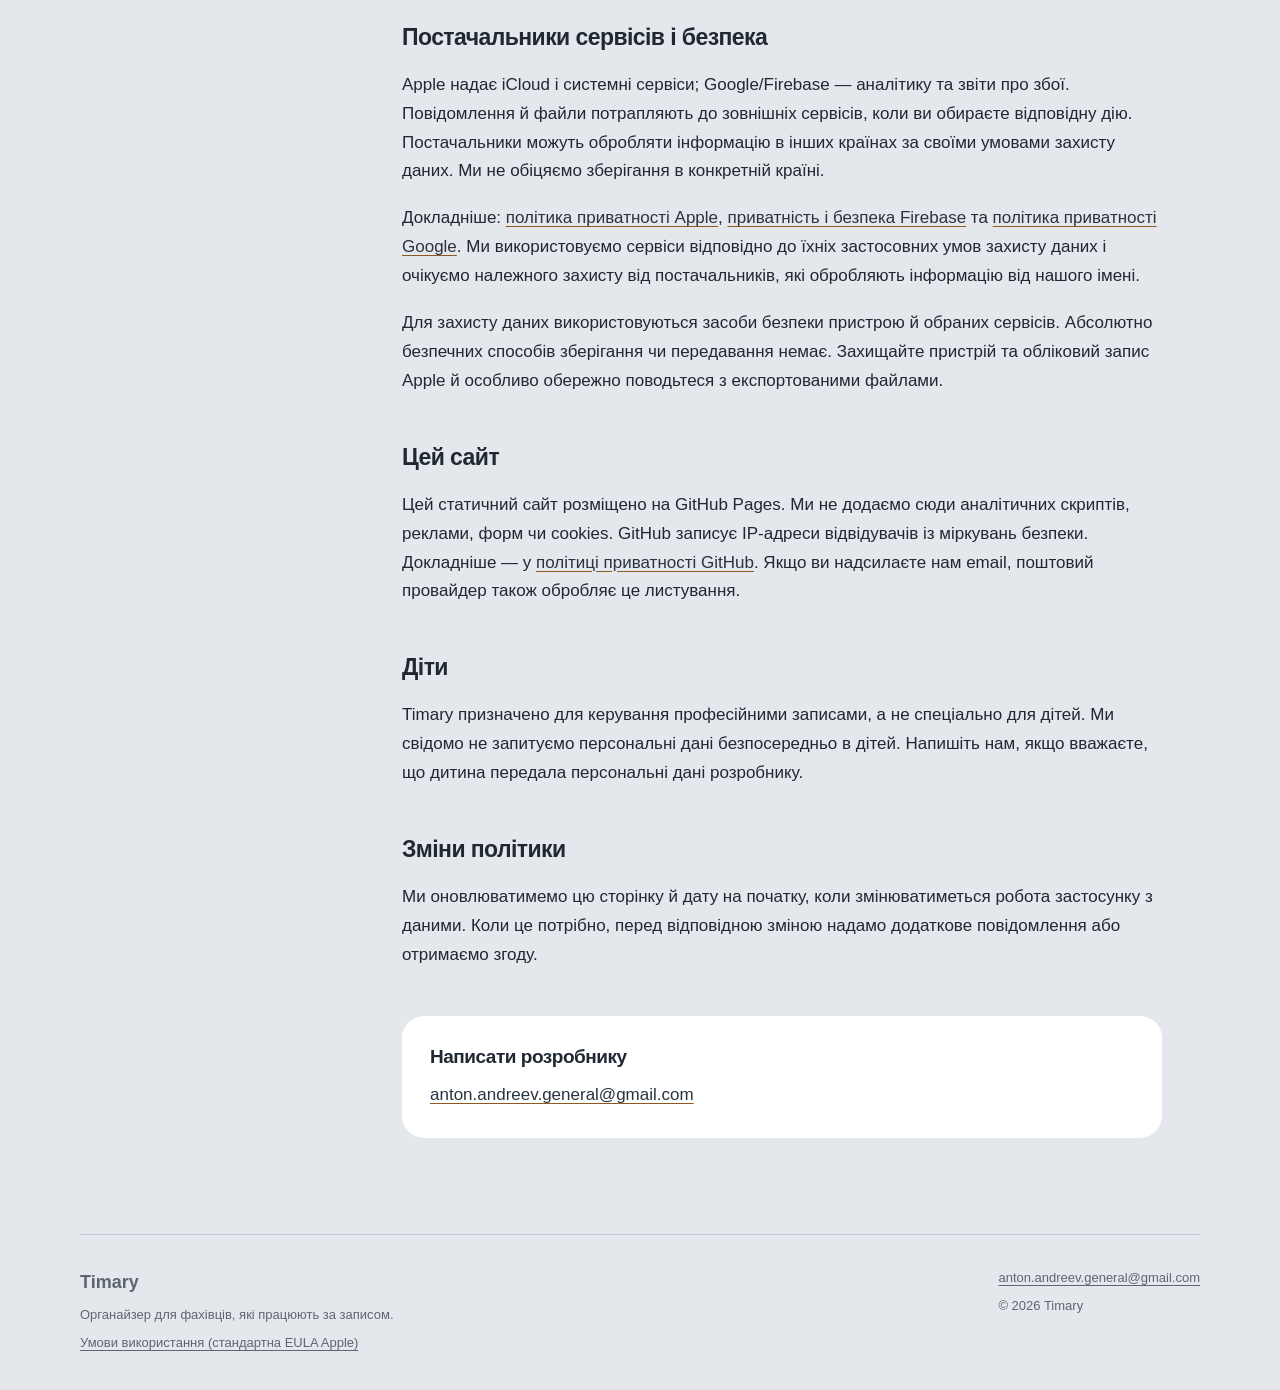
<file: uk/privacy/index.html>
<!doctype html>
<html lang="uk">
<head>
  <meta charset="utf-8">
  <meta name="viewport" content="width=device-width, initial-scale=1">
  <meta name="color-scheme" content="light dark">
  <title>Політика приватності · Timary</title>
  <meta name="description" content="Що залишається на вашому пристрої, які дані отримують постачальники сервісів і чим ви можете керувати.">
  <link rel="canonical" href="https://lakkiant.github.io/timary-support/uk/privacy/">
  <link rel="alternate" hreflang="en" href="https://lakkiant.github.io/timary-support/privacy/">
  <link rel="alternate" hreflang="uk" href="https://lakkiant.github.io/timary-support/uk/privacy/">
  <link rel="alternate" hreflang="ru" href="https://lakkiant.github.io/timary-support/ru/privacy/">
  <link rel="alternate" hreflang="x-default" href="https://lakkiant.github.io/timary-support/privacy/">
  <link rel="icon" type="image/png" href="../../assets/icon.png">
  <link rel="stylesheet" href="../../assets/theme.css">
  <link rel="stylesheet" href="../../assets/styles.css">
</head>
<body>
  <a class="skip" href="#main">Перейти до вмісту</a>
  <header class="site-header wrap">
    <a class="brand" href="../../uk/" aria-label="Timary — Головна"><img src="../../assets/icon.png" width="42" height="42" alt="">Timary<span class="brand-dot" aria-hidden="true">.</span></a>
    <nav aria-label="Основна навігація"><a href="../../uk/privacy/" aria-current="page">Політика приватності</a><a href="../../uk/support/">Підтримка</a><a class="language" lang="en" hreflang="en" href="../../privacy/">English</a><a class="language" lang="ru" hreflang="ru" href="../../ru/privacy/">Русский</a></nav>
  </header>
  <main id="main" class="wrap"><div class="page-intro"><p class="eyebrow">Timary</p><h1>Політика приватності</h1><p class="lead">Що залишається на вашому пристрої, які дані отримують постачальники сервісів і чим ви можете керувати.</p><p class="updated">Чинна з 2 листопада 2026 року · Оновлено 15 листопада 2026 року</p></div>
<div class="policy-layout"><aside class="contents"><details open><summary>На цій сторінці</summary><ol><li><a href="#about">Хто відповідає за дані</a></li><li><a href="#records">Інформація про клієнтів і записи</a></li><li><a href="#icloud">Необов’язкова синхронізація iCloud</a></li><li><a href="#subscriptions">Покупки Timary Pro</a></li><li><a href="#apple-calendar">Необов’язкове підключення Apple Calendar</a></li><li><a href="#permissions">Контакти, фото та сповіщення</a></li><li><a href="#sharing">Повідомлення, поширення та копії</a></li><li><a href="#diagnostics">Аналітика та звіти про збої</a></li><li><a href="#retention">Строки зберігання</a></li><li><a href="#choices">Ваші налаштування та запити</a></li><li><a href="#providers">Постачальники сервісів і безпека</a></li><li><a href="#website">Цей сайт</a></li><li><a href="#children">Діти</a></li><li><a href="#changes">Зміни політики</a></li></ol></details></aside><article class="policy" aria-label="Політика приватності"><section id="about" class="policy-section"><h2>Хто відповідає за дані</h2><p>Ця політика стосується застосунку Timary для iPhone та iPad і цього інформаційного сайту. За роботу застосунку з даними відповідає розробник Timary. З питань приватності та запитів щодо даних пишіть на <a href="mailto:anton.andreev.general@gmail.com">anton.andreev.general@gmail.com</a>.</p><p>Для роботи в Timary не потрібен окремий обліковий запис Timary. Ви самі обираєте, яку інформацію про клієнтів і записи вносити. Якщо ви використовуєте Timary для роботи, ви відповідаєте за належні підстави для зберігання та поширення даних своїх клієнтів.</p></section><section id="records" class="policy-section"><h2>Інформація про клієнтів і записи</h2><p>Timary зберігає внесені вами дані: імена клієнтів, телефони, контакти в соцмережах і нотатки; послуги, ціни та тривалість; записи, історію візитів, зазначені вами оплати й чайові; робочі години, вихідні, налаштування та шаблони повідомлень. Суми оплат — це облікові записи, а не реквізити платіжних карток.</p><p>Ці дані зберігаються на вашому пристрої та використовуються для розкладу, роботи з клієнтами, нагадувань, статистики й перенесення даних. Ми не маємо окремого сервера, який отримує вашу базу клієнтів. Ми не продаємо дані клієнтів і не використовуємо вміст ваших записів для реклами.</p><p>Визначені в Timary події аналітики не містять імен клієнтів, телефонів, текстів повідомлень і нотаток, деталей візитів, цін, назв послуг чи ідентифікаторів клієнтів. Аналітику й звіти про збої описано окремо нижче.</p></section><section id="icloud" class="policy-section"><h2>Необов’язкова синхронізація iCloud</h2><p>Синхронізація iCloud вимкнена, доки ви її не ввімкнете. Після ввімкнення Timary використовує приватну базу Apple CloudKit, пов’язану з вашим обліковим записом Apple, для обміну даними між вашими пристроями. Передаються клієнти, послуги, записи, вихідні, налаштування та шаблони повідомлень. Зв’язки із системними контактами й дозволи залишаються на пристрої.</p><p>Apple обробляє синхронізовані дані відповідно до своїх умов і політики приватності. Розробник не має інтерфейсу підтримки для перегляду ваших приватних записів iCloud. Вимкнення синхронізації не видаляє дані, вже збережені в iCloud. Зміна режиму застосовується після повного закриття й повторного відкриття Timary.</p></section><section id="subscriptions" class="policy-section"><h2>Покупки Timary Pro</h2><p>Apple обробляє підписки й промокоди Timary Pro через App Store. Timary читає перевірені відомості StoreKit про придбаний продукт, стан підписки та строк доступу на вашому пристрої для відкриття Pro й відновлення покупок. Розробник не отримує від Apple номер вашої платіжної картки чи інші платіжні реквізити.</p><p>У Release-збірках із увімкненою аналітикою події успішної покупки й відновлення передаються Google Analytics for Firebase разом з ідентифікатором інсталяції або екземпляра застосунку. Подія покупки містить лише категорію плану (місячний, річний або попередній довічний); подія відновлення не має власних параметрів. Ці визначені події не містять квитанцій, підписаних транзакцій, ідентифікаторів транзакцій, вашого облікового запису Apple чи даних клієнтів. Аналітику описано нижче.</p></section><section id="apple-calendar" class="policy-section"><h2>Необов’язкове підключення Apple Calendar</h2><p>Якщо ви вмикаєте синхронізацію з Apple Calendar, Timary запитує повний доступ до календарів для пошуку, створення, оновлення й видалення своїх подій. Імена клієнтів, назви послуг, час, статуси візитів і посилання на записи передаються в обраний календар. Телефони, соціальні контакти, нотатки й фінансові поля не передаються. Постачальник облікового запису календаря обробляє передану інформацію за власними умовами; календарі iCloud можуть зробити її доступною на інших ваших пристроях.</p><p>Передавання одностороннє, з Timary, і налаштовується локально на одному пристрої. Вимкнення залишає наявні події. Окрема дія очищення показує події перед видаленням; календар та інші події залишаються. Дозвіл на календарі можна відкликати в налаштуваннях пристрою.</p></section><section id="permissions" class="policy-section"><h2>Контакти, фото та сповіщення</h2><p>Коли ви обираєте людину через системний вибір контактів Apple, Timary імпортує вибрані ім’я та номер телефону й зберігає локальний зв’язок із контактом. Timary не завантажує вашу адресну книгу на сервер розробника.</p><p>Якщо ви обираєте збереження зображення вільних годин, Timary запитує дозвіл на додавання до «Фото». Для цієї функції не потрібен доступ до читання вашої фототеки.</p><p>Нагадування про візити — локальні сповіщення для вас. Дозволами можна керувати в налаштуваннях пристрою. Це не автоматичні повідомлення клієнтам; вміст нагадувань може з’являтися на заблокованому екрані відповідно до ваших налаштувань сповіщень.</p></section><section id="sharing" class="policy-section"><h2>Повідомлення, поширення та копії</h2><p>Коли ви обираєте дзвінок клієнту, відкриття Telegram, Instagram або Viber чи поширення зображення або файлу, відповідний телефон, ім’я користувача, підготовлений текст або вибраний вміст передається до обраного вами застосунку. Timary не надсилає повідомлення клієнтам автоматично. Подальша обробка відбувається за політикою відповідного сервісу.</p><p>Резервна копія Timary містить клієнтів, послуги, записи, нотатки, налаштування та шаблони повідомлень. Timary не шифрує експортований файл. Обережно обирайте місце зберігання та одержувачів. Копії у «Файлах», iCloud Drive, іншому сховищі або в іншої людини залишаються там, доки ви не видалите їх окремо. Резервні копії пристрою, якими керує Apple, відокремлені від синхронізації Timary.</p></section><section id="diagnostics" class="policy-section"><h2>Аналітика та звіти про збої</h2><p>Timary використовує Google Analytics for Firebase і Firebase Crashlytics для оцінювання використання та стабільності застосунку. Надсилання ввімкнене за замовчуванням. Визначені події аналітики не містять імен клієнтів, контактних даних і вмісту записів. Застосунок не збирає IDFA й не використовує рекламне відстеження між застосунками.</p><p>Ці сервіси можуть обробляти ідентифікатори встановлення або екземпляра застосунку, відомості про пристрій і систему, версію застосунку, час подій, дії та технічні звіти про збої. Звіти можуть містити технічний стан застосунку й послідовність попередніх дій. Google Analytics може визначати приблизний регіон за мережевою інформацією. Застосунок використовує FirebaseAnalyticsCore без збору IDFA й не показує сторонню рекламу.</p><p>Дані обробляє Google/Firebase; вони відокремлені від локальної бази ваших клієнтів. Звертайтеся до нас із запитаннями, запереченнями або запитами на видалення. Звернення саме по собі не зупиняє збір на пристрої й не видаляє дані, які Google вже отримав. Якщо дані пов’язані лише зі згенерованим ідентифікатором встановлення, для їх пошуку може знадобитися додаткова інформація; пов’язати їх із вашою email-адресою може бути неможливо.</p></section><section id="retention" class="policy-section"><h2>Строки зберігання</h2><p>Клієнти й записи залишаються у сховищі застосунку, доки ви їх не зміните або не видалите, не спрацюють правила очищення застосунку чи не буде видалено його локальні дані. Видалення профілю клієнта не обов’язково прибирає історичну інформацію у візитах; за потреби перевірте й видаліть такі записи окремо.</p><p>Синхронізовані дані залишаються у приватному сховищі iCloud до видалення через застосунок або доступні засоби Apple. Експортовані файли й резервні копії пристрою зберігаються під вашим контролем і за правилами відповідного сховища. Видалення Timary чи вимкнення синхронізації саме по собі не прибирає ці копії.</p><p>Строк зберігання окремих подій аналітики визначається налаштуванням ресурсу Google Analytics; для зведених звітів можуть діяти інші правила. Щоб дізнатися поточне налаштування або подати запит на видалення, напишіть нам. За документацією Firebase, Crashlytics зберігає звіти та пов’язані ідентифікатори 90 днів, після чого починає видаляти їх із робочих і резервних систем.</p><p>Якщо ви пишете до підтримки, ми використовуємо вашу адресу, повідомлення й вкладення для відповіді. Листування зберігається, поки воно потрібне для вирішення питання, подальшого супроводу чи виконання застосовних обов’язків. Ви можете попросити його видалити.</p></section><section id="choices" class="policy-section"><h2>Ваші налаштування та запити</h2><p>Ви можете редагувати й видаляти записи, експортувати дані, не вмикати iCloud та керувати дозволами на сповіщення й фото в налаштуваннях пристрою. Видалення за активної синхронізації може поширитися на інші підключені пристрої.</p><p>Із запитами щодо доступу, виправлення, видалення, обмеження обробки, заперечення або відкликання наданої згоди пишіть на <a href="mailto:anton.andreev.general@gmail.com">anton.andreev.general@gmail.com</a>. Обсяг прав залежить від застосовного законодавства. Для виконання запиту може знадобитися перевірка звернення й пошук відповідних даних. Відкликання згоди не впливає на попередню правомірну обробку.</p><p>Розробник не може дистанційно отримати чи видалити дані, які є лише на вашому пристрої або у приватній базі iCloud. Ми можемо допомогти знайти доступні засоби керування. Для повного видалення враховуйте інші пристрої, експортовані файли й резервні копії. Не надсилайте базу клієнтів або персональні дані інших людей електронною поштою без потреби та попереднього узгодження відповідного способу передавання.</p></section><section id="providers" class="policy-section"><h2>Постачальники сервісів і безпека</h2><p>Apple надає iCloud і системні сервіси; Google/Firebase — аналітику та звіти про збої. Повідомлення й файли потрапляють до зовнішніх сервісів, коли ви обираєте відповідну дію. Постачальники можуть обробляти інформацію в інших країнах за своїми умовами захисту даних. Ми не обіцяємо зберігання в конкретній країні.</p><p>Докладніше: <a href="https://www.apple.com/legal/privacy/">політика приватності Apple</a>, <a href="https://firebase.google.com/support/privacy">приватність і безпека Firebase</a> та <a href="https://policies.google.com/privacy">політика приватності Google</a>. Ми використовуємо сервіси відповідно до їхніх застосовних умов захисту даних і очікуємо належного захисту від постачальників, які обробляють інформацію від нашого імені.</p><p>Для захисту даних використовуються засоби безпеки пристрою й обраних сервісів. Абсолютно безпечних способів зберігання чи передавання немає. Захищайте пристрій та обліковий запис Apple й особливо обережно поводьтеся з експортованими файлами.</p></section><section id="website" class="policy-section"><h2>Цей сайт</h2><p>Цей статичний сайт розміщено на GitHub Pages. Ми не додаємо сюди аналітичних скриптів, реклами, форм чи cookies. GitHub записує IP-адреси відвідувачів із міркувань безпеки. Докладніше — у <a href="https://docs.github.com/en/site-policy/privacy-policies/github-general-privacy-statement">політиці приватності GitHub</a>. Якщо ви надсилаєте нам email, поштовий провайдер також обробляє це листування.</p></section><section id="children" class="policy-section"><h2>Діти</h2><p>Timary призначено для керування професійними записами, а не спеціально для дітей. Ми свідомо не запитуємо персональні дані безпосередньо в дітей. Напишіть нам, якщо вважаєте, що дитина передала персональні дані розробнику.</p></section><section id="changes" class="policy-section"><h2>Зміни політики</h2><p>Ми оновлюватимемо цю сторінку й дату на початку, коли змінюватиметься робота застосунку з даними. Коли це потрібно, перед відповідною зміною надамо додаткове повідомлення або отримаємо згоду.</p></section><div class="contact-note"><h2>Написати розробнику</h2><p><a href="mailto:anton.andreev.general@gmail.com">anton.andreev.general@gmail.com</a></p></div></article></div></main>
  <footer class="site-footer wrap"><div><a class="footer-brand" href="../../uk/">Timary</a><p>Органайзер для фахівців, які працюють за записом.</p><p><a href="https://www.apple.com/legal/internet-services/itunes/dev/stdeula/">Умови використання (стандартна EULA Apple)</a></p></div><div><a href="mailto:anton.andreev.general@gmail.com">anton.andreev.general@gmail.com</a><p>© 2026 Timary</p></div></footer>
</body>
</html>
</file>
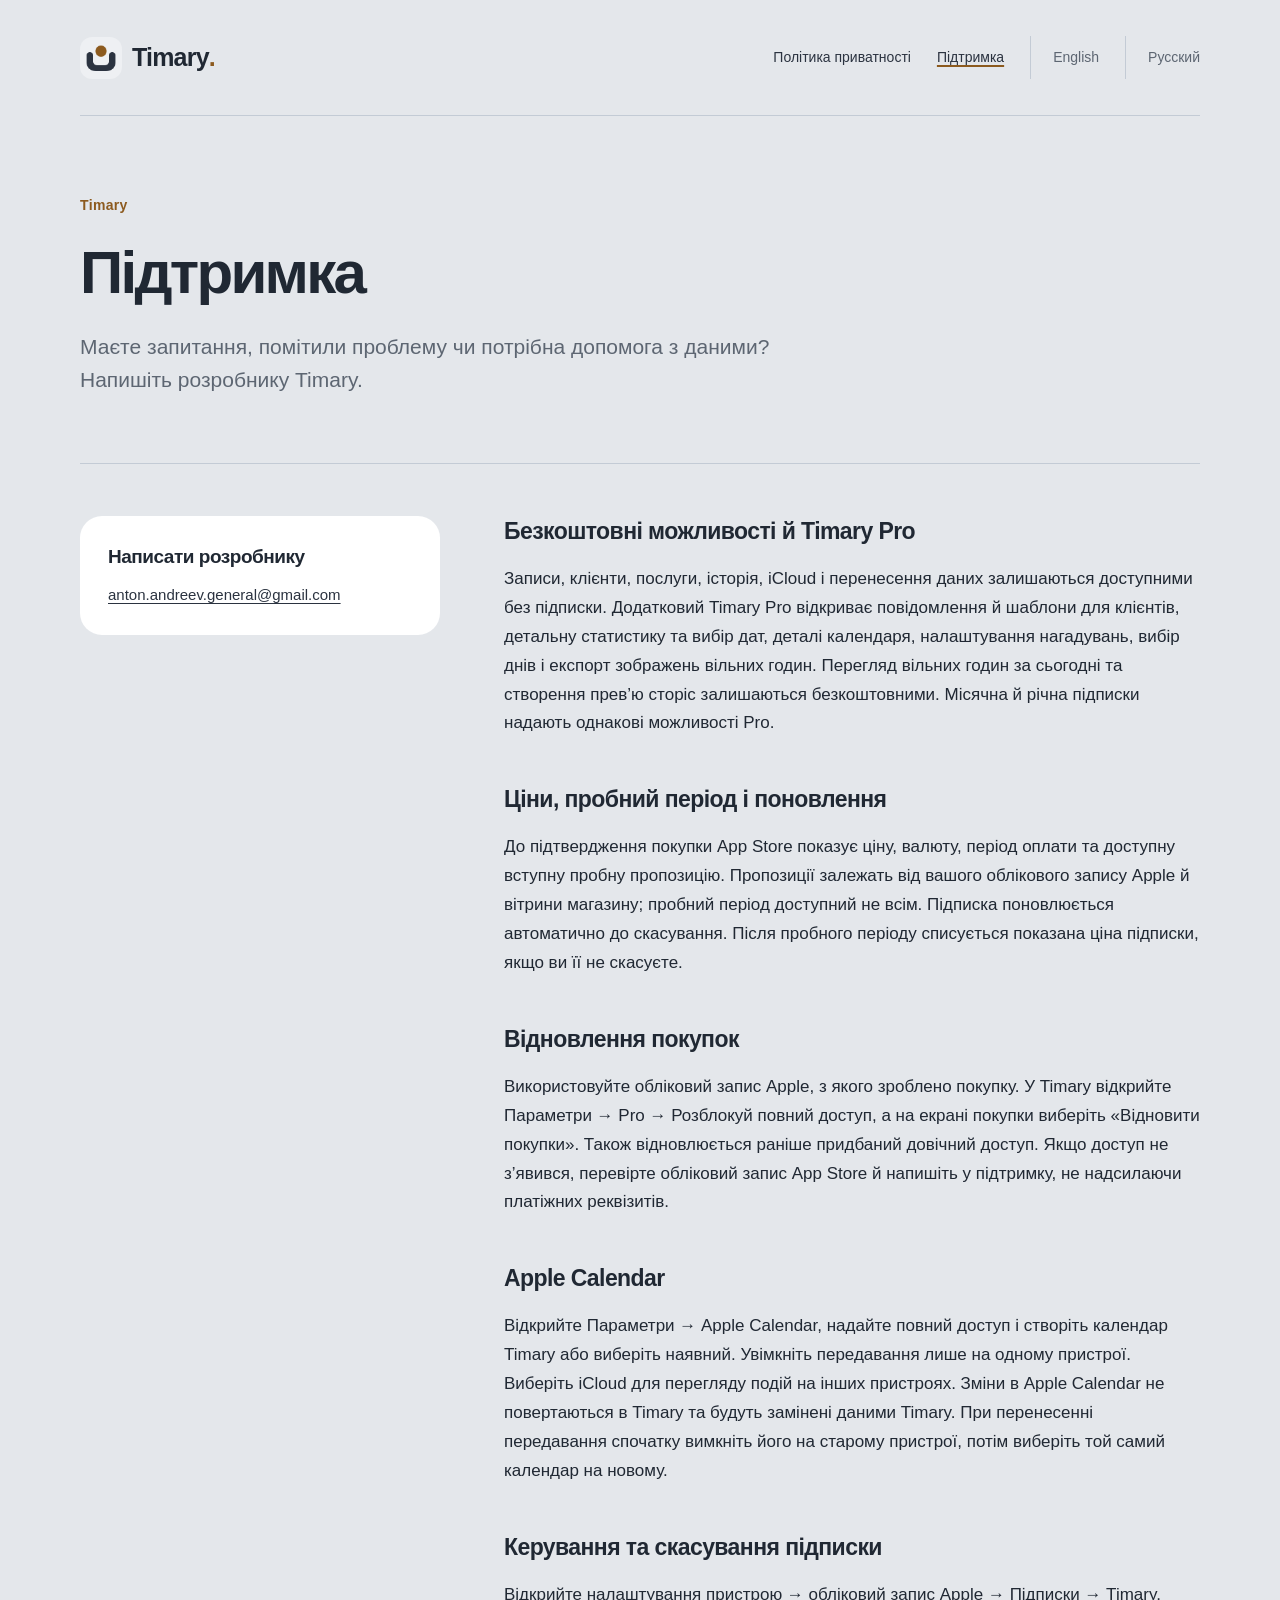
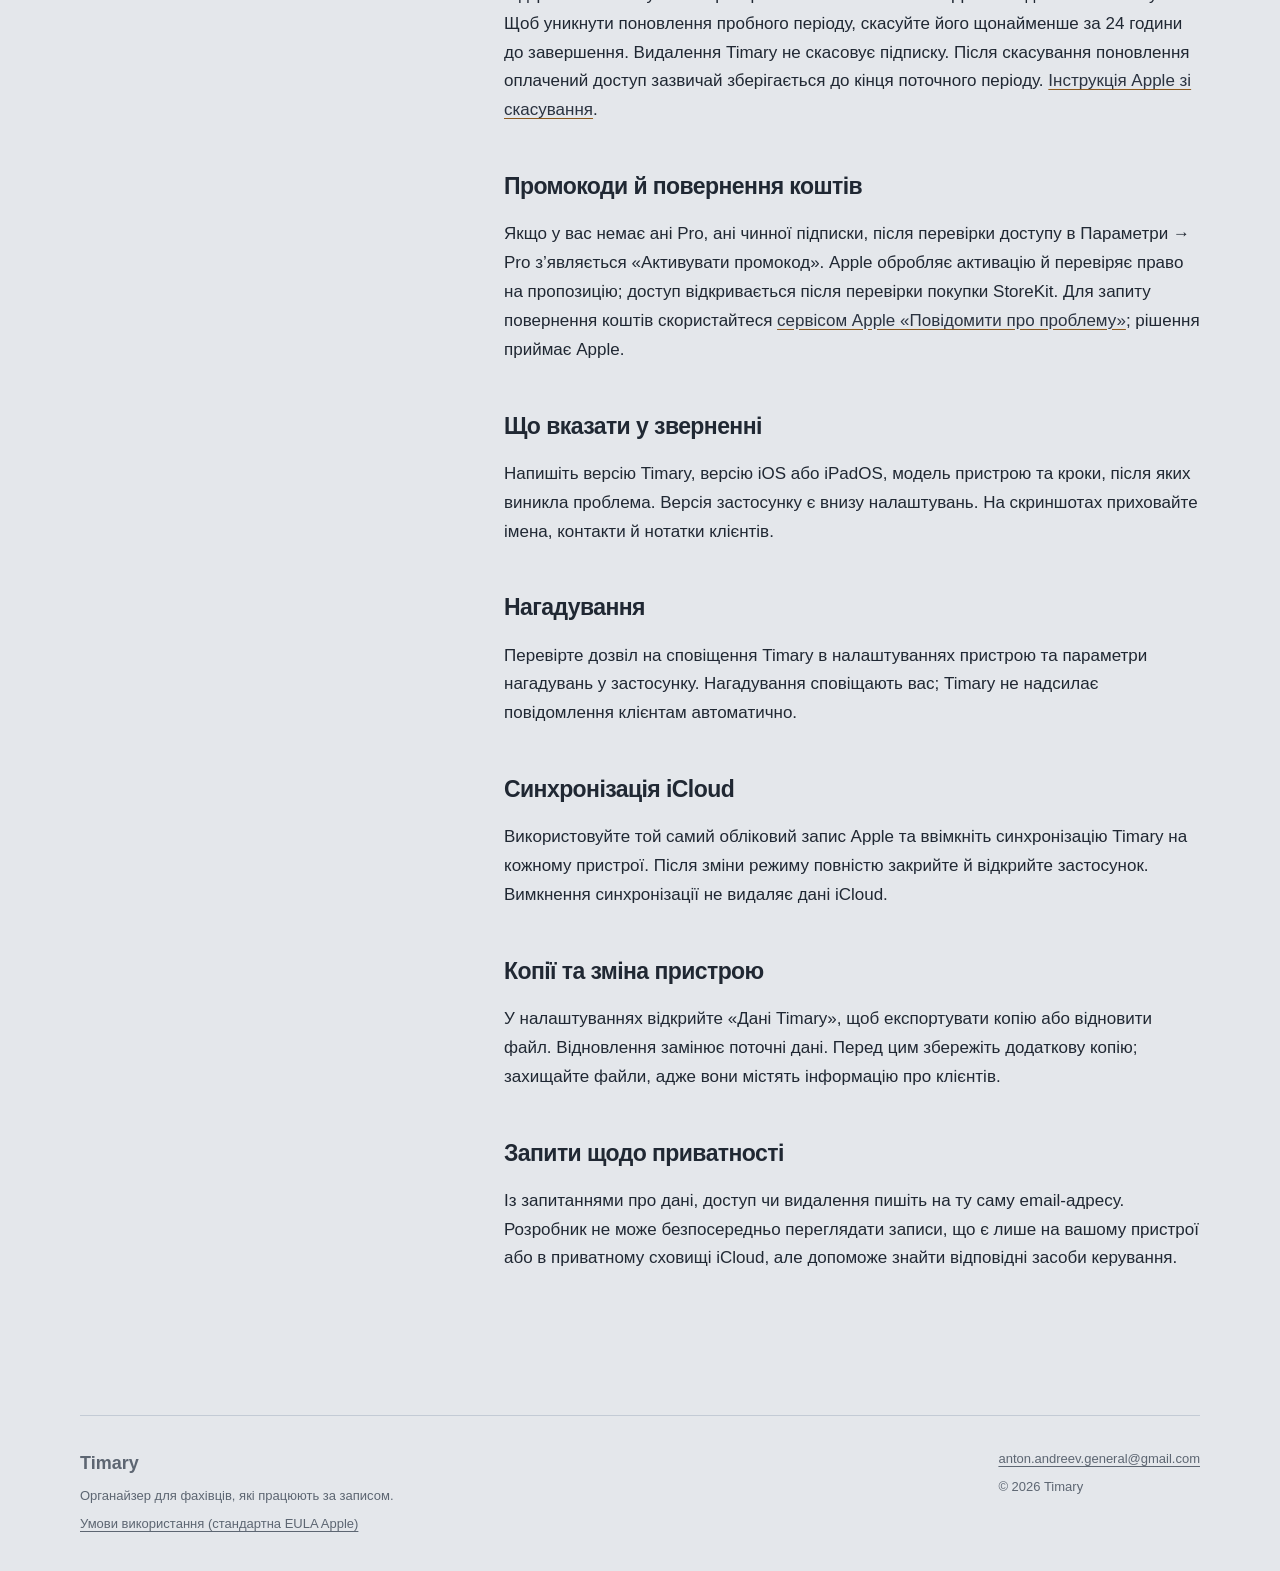
<file: uk/support/index.html>
<!doctype html>
<html lang="uk">
<head>
  <meta charset="utf-8">
  <meta name="viewport" content="width=device-width, initial-scale=1">
  <meta name="color-scheme" content="light dark">
  <title>Підтримка · Timary</title>
  <meta name="description" content="Маєте запитання, помітили проблему чи потрібна допомога з даними? Напишіть розробнику Timary.">
  <link rel="canonical" href="https://lakkiant.github.io/timary-support/uk/support/">
  <link rel="alternate" hreflang="en" href="https://lakkiant.github.io/timary-support/support/">
  <link rel="alternate" hreflang="uk" href="https://lakkiant.github.io/timary-support/uk/support/">
  <link rel="alternate" hreflang="ru" href="https://lakkiant.github.io/timary-support/ru/support/">
  <link rel="alternate" hreflang="x-default" href="https://lakkiant.github.io/timary-support/support/">
  <link rel="icon" type="image/png" href="../../assets/icon.png">
  <link rel="stylesheet" href="../../assets/theme.css">
  <link rel="stylesheet" href="../../assets/styles.css">
</head>
<body>
  <a class="skip" href="#main">Перейти до вмісту</a>
  <header class="site-header wrap">
    <a class="brand" href="../../uk/" aria-label="Timary — Головна"><img src="../../assets/icon.png" width="42" height="42" alt="">Timary<span class="brand-dot" aria-hidden="true">.</span></a>
    <nav aria-label="Основна навігація"><a href="../../uk/privacy/">Політика приватності</a><a href="../../uk/support/" aria-current="page">Підтримка</a><a class="language" lang="en" hreflang="en" href="../../support/">English</a><a class="language" lang="ru" hreflang="ru" href="../../ru/support/">Русский</a></nav>
  </header>
  <main id="main" class="wrap"><div class="page-intro"><p class="eyebrow">Timary</p><h1>Підтримка</h1><p class="lead">Маєте запитання, помітили проблему чи потрібна допомога з даними? Напишіть розробнику Timary.</p></div><div class="support-layout"><aside class="contact-note"><h2>Написати розробнику</h2><a href="mailto:anton.andreev.general@gmail.com">anton.andreev.general@gmail.com</a></aside><div class="policy"><section><h2>Безкоштовні можливості й Timary Pro</h2><p>Записи, клієнти, послуги, історія, iCloud і перенесення даних залишаються доступними без підписки. Додатковий Timary Pro відкриває повідомлення й шаблони для клієнтів, детальну статистику та вибір дат, деталі календаря, налаштування нагадувань, вибір днів і експорт зображень вільних годин. Перегляд вільних годин за сьогодні та створення прев’ю сторіс залишаються безкоштовними. Місячна й річна підписки надають однакові можливості Pro.</p></section><section><h2>Ціни, пробний період і поновлення</h2><p>До підтвердження покупки App Store показує ціну, валюту, період оплати та доступну вступну пробну пропозицію. Пропозиції залежать від вашого облікового запису Apple й вітрини магазину; пробний період доступний не всім. Підписка поновлюється автоматично до скасування. Після пробного періоду списується показана ціна підписки, якщо ви її не скасуєте.</p></section><section><h2>Відновлення покупок</h2><p>Використовуйте обліковий запис Apple, з якого зроблено покупку. У Timary відкрийте Параметри → Pro → Розблокуй повний доступ, а на екрані покупки виберіть «Відновити покупки». Також відновлюється раніше придбаний довічний доступ. Якщо доступ не з’явився, перевірте обліковий запис App Store й напишіть у підтримку, не надсилаючи платіжних реквізитів.</p></section><section><h2>Apple Calendar</h2><p>Відкрийте Параметри → Apple Calendar, надайте повний доступ і створіть календар Timary або виберіть наявний. Увімкніть передавання лише на одному пристрої. Виберіть iCloud для перегляду подій на інших пристроях. Зміни в Apple Calendar не повертаються в Timary та будуть замінені даними Timary. При перенесенні передавання спочатку вимкніть його на старому пристрої, потім виберіть той самий календар на новому.</p></section><section><h2>Керування та скасування підписки</h2><p>Відкрийте налаштування пристрою → обліковий запис Apple → Підписки → Timary. Щоб уникнути поновлення пробного періоду, скасуйте його щонайменше за 24 години до завершення. Видалення Timary не скасовує підписку. Після скасування поновлення оплачений доступ зазвичай зберігається до кінця поточного періоду. <a href="https://support.apple.com/uk-ua/118428">Інструкція Apple зі скасування</a>.</p></section><section><h2>Промокоди й повернення коштів</h2><p>Якщо у вас немає ані Pro, ані чинної підписки, після перевірки доступу в Параметри → Pro з’являється «Активувати промокод». Apple обробляє активацію й перевіряє право на пропозицію; доступ відкривається після перевірки покупки StoreKit. Для запиту повернення коштів скористайтеся <a href="https://reportaproblem.apple.com/">сервісом Apple «Повідомити про проблему»</a>; рішення приймає Apple.</p></section><section><h2>Що вказати у зверненні</h2><p>Напишіть версію Timary, версію iOS або iPadOS, модель пристрою та кроки, після яких виникла проблема. Версія застосунку є внизу налаштувань. На скриншотах приховайте імена, контакти й нотатки клієнтів.</p></section><section><h2>Нагадування</h2><p>Перевірте дозвіл на сповіщення Timary в налаштуваннях пристрою та параметри нагадувань у застосунку. Нагадування сповіщають вас; Timary не надсилає повідомлення клієнтам автоматично.</p></section><section><h2>Синхронізація iCloud</h2><p>Використовуйте той самий обліковий запис Apple та ввімкніть синхронізацію Timary на кожному пристрої. Після зміни режиму повністю закрийте й відкрийте застосунок. Вимкнення синхронізації не видаляє дані iCloud.</p></section><section><h2>Копії та зміна пристрою</h2><p>У налаштуваннях відкрийте «Дані Timary», щоб експортувати копію або відновити файл. Відновлення замінює поточні дані. Перед цим збережіть додаткову копію; захищайте файли, адже вони містять інформацію про клієнтів.</p></section><section><h2>Запити щодо приватності</h2><p>Із запитаннями про дані, доступ чи видалення пишіть на ту саму email-адресу. Розробник не може безпосередньо переглядати записи, що є лише на вашому пристрої або в приватному сховищі iCloud, але допоможе знайти відповідні засоби керування.</p></section></div></div></main>
  <footer class="site-footer wrap"><div><a class="footer-brand" href="../../uk/">Timary</a><p>Органайзер для фахівців, які працюють за записом.</p><p><a href="https://www.apple.com/legal/internet-services/itunes/dev/stdeula/">Умови використання (стандартна EULA Apple)</a></p></div><div><a href="mailto:anton.andreev.general@gmail.com">anton.andreev.general@gmail.com</a><p>© 2026 Timary</p></div></footer>
</body>
</html>
</file>
<file: assets/theme.css>
/* Semantic colors from Timary AppTheme assets. Do not add feature-specific colors. */

:root {
  --background: #e4e7eb;
  --surface: #ffffff;
  --elevated: #eef0f3;
  --primary-text: #202833;
  --secondary-text: #5d6672;
  --border: #c3cbd5;
  --accent: #2b3340;
  --data: #8c5a1e;
  --day-off-tint: #305cbd;
}

@media (prefers-color-scheme: dark) {
:root {
  --background: #101216;
  --surface: #24282f;
  --elevated: #343a43;
  --primary-text: #f0f3f7;
  --secondary-text: #b7c0cc;
  --border: #535e6e;
  --accent: #e6edf6;
  --data: #d6b080;
  --day-off-tint: #89aef3;
}
}

@media (prefers-contrast: more) {
:root {
  --background: #dce1e7;
  --surface: #ffffff;
  --elevated: #e9edf2;
  --primary-text: #161d26;
  --secondary-text: #434d5a;
  --border: #7b8796;
  --accent: #1b2330;
  --data: #6c4214;
  --day-off-tint: #1d4497;
}
}

@media (prefers-color-scheme: dark) and (prefers-contrast: more) {
:root {
  --background: #0b0e12;
  --surface: #1b2027;
  --elevated: #282f39;
  --primary-text: #ffffff;
  --secondary-text: #c8d1dc;
  --border: #718097;
  --accent: #f3f7fc;
  --data: #e7c396;
  --day-off-tint: #a9c5ff;
}
}
</file>
<file: assets/styles.css>
* { box-sizing: border-box; }
html { scroll-padding-top: 32px; color-scheme: light dark; }
body { margin: 0; color: var(--primary-text); background: var(--background); font-family: -apple-system, BlinkMacSystemFont, "Segoe UI", sans-serif; font-size: 17px; line-height: 1.7; -webkit-font-smoothing: antialiased; }
a { color: var(--accent); text-underline-offset: .2em; overflow-wrap: anywhere; }
a:hover { text-decoration-thickness: 2px; }
a:focus-visible, summary:focus-visible { outline: 3px solid var(--day-off-tint); outline-offset: 5px; border-radius: 3px; }
.wrap { width: min(1120px, calc(100% - 64px)); margin-inline: auto; }
.skip { position: absolute; top: -100px; left: 24px; z-index: 2; background: var(--surface); padding: 12px 20px; }
.skip:focus { top: 16px; }
.site-header { display: flex; justify-content: space-between; align-items: center; gap: 24px; min-height: 116px; border-bottom: 1px solid var(--border); }
.brand { display: inline-flex; align-items: center; color: var(--primary-text); font-size: 25px; font-weight: 720; letter-spacing: -.8px; text-decoration: none; white-space: nowrap; }
.brand img { margin-right: 10px; border-radius: 12px; }
.brand-dot { color: var(--data); }
nav { display: flex; flex-wrap: wrap; gap: 10px 26px; align-items: center; font-size: 14px; line-height: 1.4; }
nav a { padding-block: 12px; text-decoration: none; }
nav a[aria-current="page"] { text-decoration: underline; text-decoration-color: var(--data); text-decoration-thickness: 2px; }
nav .language { color: var(--secondary-text); padding-left: 22px; border-left: 1px solid var(--border); }
h1, h2, p { margin-top: 0; }
h1 { max-width: 880px; font-size: clamp(38px, 5.7vw, 64px); line-height: 1.1; letter-spacing: -.045em; font-weight: 650; margin-bottom: 24px; }
h2 { font-size: 23px; line-height: 1.35; letter-spacing: -.025em; font-weight: 650; }
p { margin-bottom: 18px; }
.eyebrow { color: var(--data); font-size: 14px; font-weight: 650; letter-spacing: .025em; margin-bottom: 22px; }
.lead { color: var(--secondary-text); font-size: 21px; line-height: 1.6; max-width: 720px; }
.home-hero { padding: 104px 0 72px; }
.home-hero h1 { max-width: 780px; font-size: clamp(44px, 6.7vw, 78px); }
.destination-grid { display: grid; grid-template-columns: 1fr 1fr; gap: 28px; }
.destination { display: block; padding: 32px; background: var(--surface); border-radius: 24px; text-decoration: none; }
.destination .number { color: var(--data); font-variant-numeric: tabular-nums; font-size: 14px; }
.destination h2 { margin-top: 26px; display: flex; justify-content: space-between; gap: 16px; }
.destination p { color: var(--secondary-text); margin-bottom: 0; max-width: 400px; }
.page-intro { padding: 78px 0 48px; border-bottom: 1px solid var(--border); }
.page-intro h1 { font-size: clamp(38px, 5.2vw, 60px); }
.updated { color: var(--secondary-text); font-size: 14px; margin: 28px 0 0; }
.policy-layout { display: grid; grid-template-columns: 250px minmax(0, 1fr); gap: 72px; padding-top: 52px; }
.contents { align-self: start; position: sticky; top: 28px; font-size: 14px; }
.contents summary { color: var(--data); font-weight: 650; cursor: pointer; padding-bottom: 18px; }
.contents ol { list-style: none; padding: 0; margin: 0; }
.contents li { margin-bottom: 10px; }
.contents a { display: block; color: var(--secondary-text); text-decoration: none; }
.contents a:hover { color: var(--accent); text-decoration: underline; }
.policy { min-width: 0; max-width: 760px; }
.policy-section, .policy > section { margin-bottom: 46px; }
.policy h2 { margin-bottom: 18px; }
.policy p { overflow-wrap: anywhere; }
.policy p a { text-decoration-color: var(--data); }
.contact-note { background: var(--surface); border-radius: 22px; padding: 28px; align-self: start; }
.contact-note h2 { font-size: 19px; margin-bottom: 12px; }
.contact-note p { margin-bottom: 0; }
.support-layout { display: grid; grid-template-columns: 360px minmax(0, 1fr); gap: 64px; padding-top: 52px; }
.support-layout .contact-note { font-size: 15px; }
.site-footer { margin-top: 96px; padding: 32px 0 36px; border-top: 1px solid var(--border); display: flex; justify-content: space-between; gap: 24px; font-size: 13px; color: var(--secondary-text); }
.site-footer p { margin: 6px 0 0; }
.site-footer a { color: var(--secondary-text); }
.footer-brand { font-size: 18px; font-weight: 650; text-decoration: none; }
@media (max-width: 800px) {
  .wrap { width: calc(100% - 40px); }
  .site-header { min-height: 100px; align-items: flex-start; padding-block: 20px; }
  nav { justify-content: flex-end; gap: 0 16px; font-size: 13px; max-width: 260px; }
  nav .language { border: 0; padding-left: 0; }
  .brand { font-size: 22px; margin-top: 4px; }
  .brand img { width: 34px; height: 34px; margin-right: 6px; border-radius: 10px; }
  .home-hero { padding: 68px 0 44px; }
  .lead { font-size: 18px; }
  .destination-grid { grid-template-columns: 1fr; gap: 18px; }
  .destination { padding: 26px; }
  .page-intro { padding: 56px 0 34px; }
  .policy-layout, .support-layout { grid-template-columns: 1fr; gap: 36px; padding-top: 30px; }
  .contents { position: static; border-bottom: 1px solid var(--border); padding-bottom: 18px; }
  .contents ol { columns: 2; column-gap: 22px; }
  .contents li { break-inside: avoid; }
  .policy-section, .policy > section { margin-bottom: 36px; }
  .site-footer { margin-top: 64px; flex-direction: column; }
}
@media (max-width: 400px) {
  body { font-size: 16px; }
  .site-header { gap: 12px; }
  nav { gap: 0 12px; font-size: 12px; }
  .brand img { display: none; }
  .contents ol { columns: 1; }
}
@media print {
  body { background: var(--surface); font-size: 11pt; }
  nav, .contents, .skip { display: none; }
  .wrap { width: 100%; }
  .policy-layout { display: block; }
  .page-intro { padding-block: 24px; }
  .site-header { min-height: 60px; }
}
</file>
